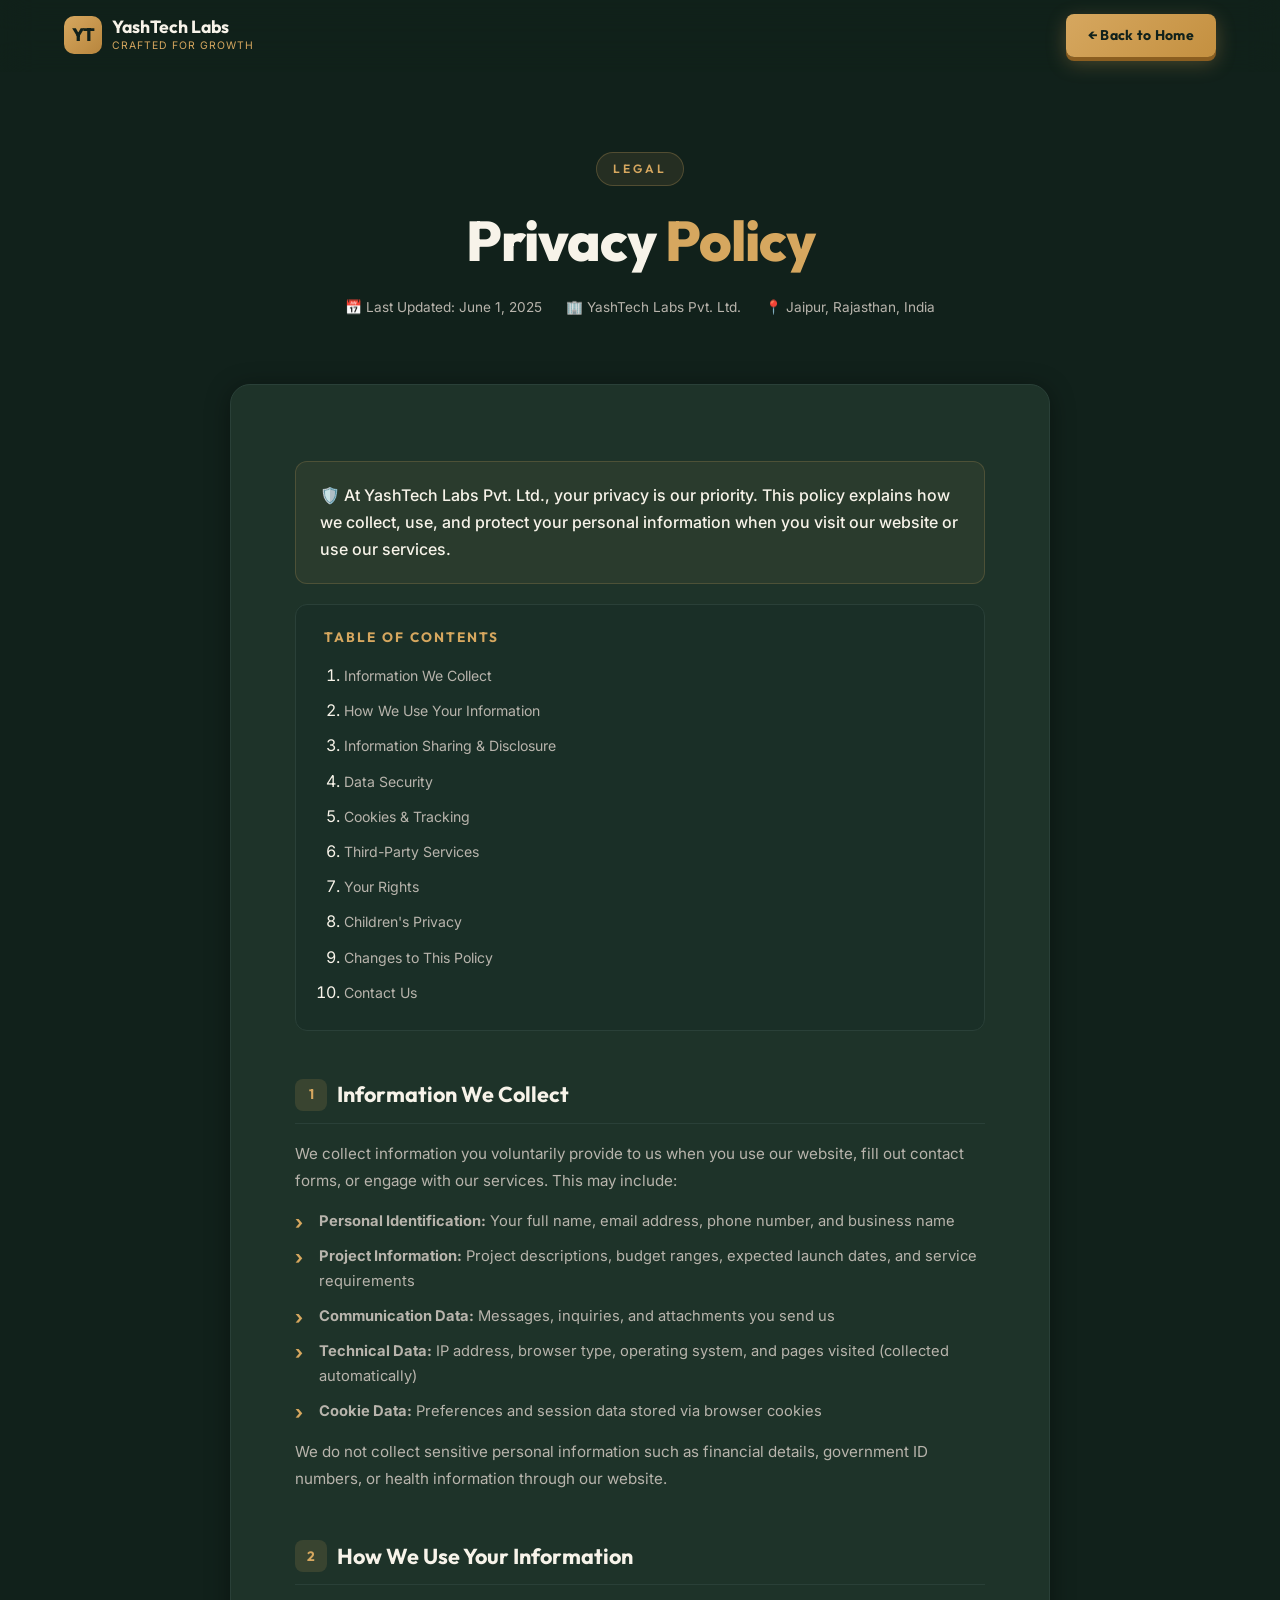
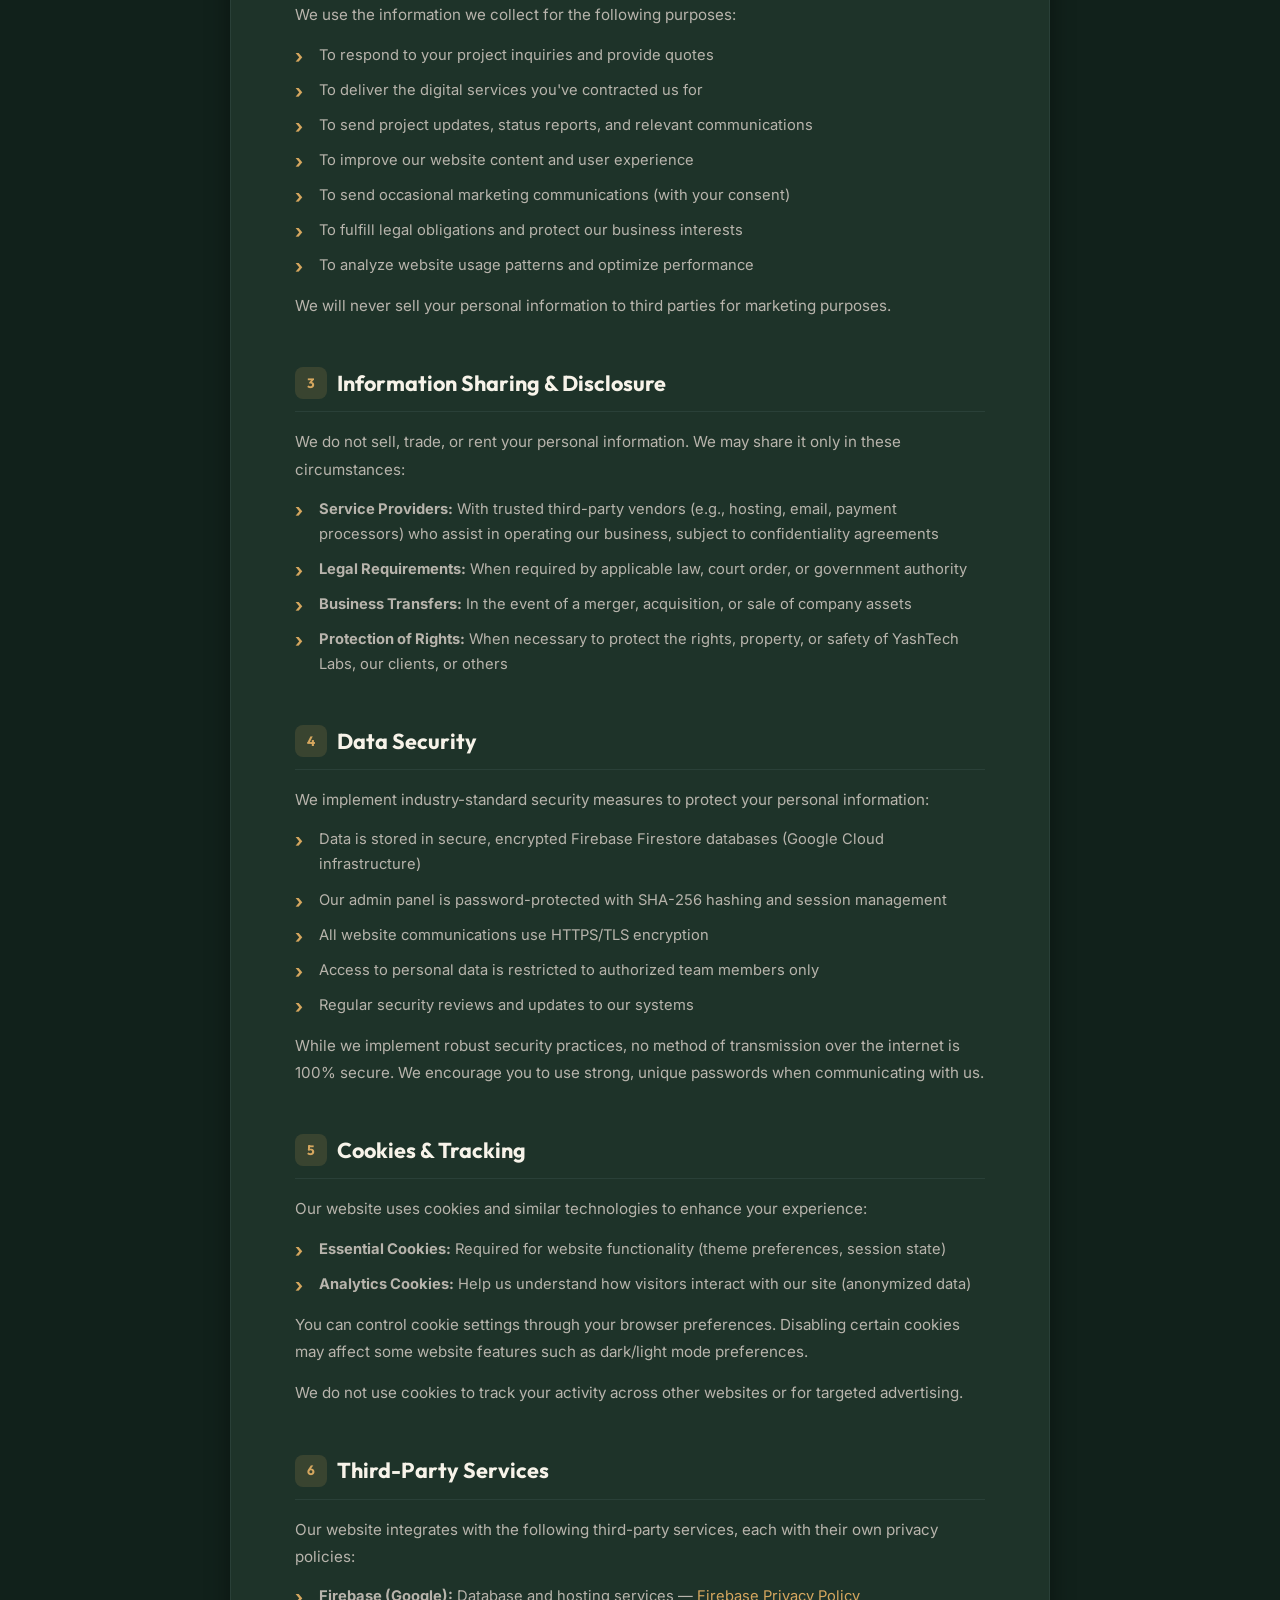
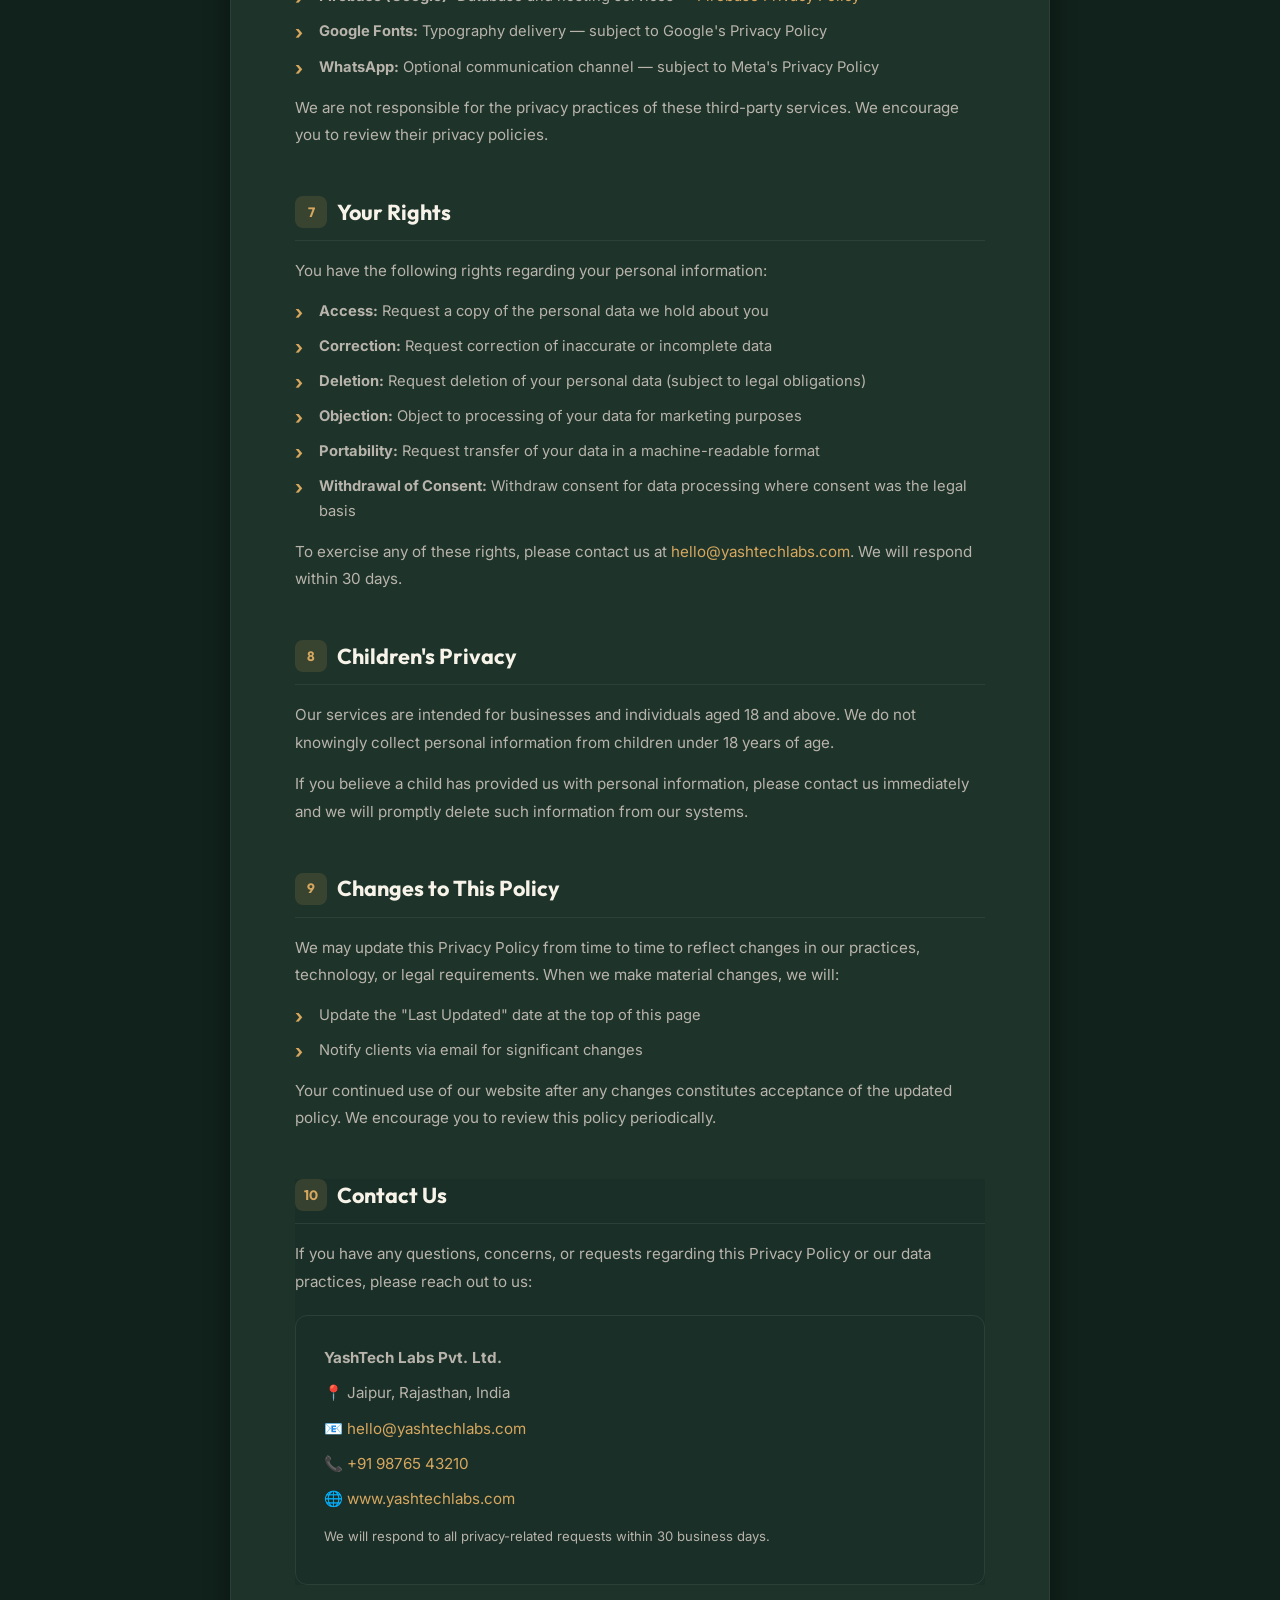
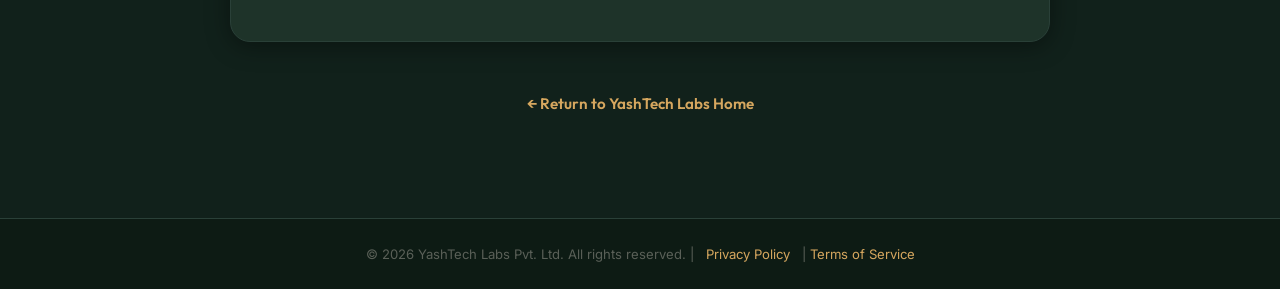
<file: My Agency Web code/privacy-policy.html>
<!DOCTYPE html>
<html lang="en" data-theme="dark">
<head>
  <meta charset="UTF-8">
  <meta name="viewport" content="width=device-width, initial-scale=1.0">
  <meta name="description" content="Privacy Policy of YashTech Labs Pvt. Ltd. — How we collect, use, and protect your personal information.">
  <meta name="robots" content="index, follow">
  <title>Privacy Policy — YashTech Labs Pvt. Ltd.</title>

  <link rel="preconnect" href="https://fonts.googleapis.com">
  <link rel="preconnect" href="https://fonts.gstatic.com" crossorigin>
  <link href="https://fonts.googleapis.com/css2?family=Outfit:wght@300;400;500;600;700;800&family=Inter:wght@300;400;500;600;700&display=swap" rel="stylesheet">
  <link rel="stylesheet" href="css/style.css">

  <style>
    .legal-page {
      padding: calc(var(--nav-height) + 80px) 0 100px;
      min-height: 100vh;
    }

    .legal-header {
      text-align: center;
      margin-bottom: 64px;
    }

    .legal-title {
      font-size: clamp(2rem, 5vw, 3.5rem);
      font-weight: 800;
      color: var(--text-primary);
      margin-bottom: 16px;
      letter-spacing: -1px;
    }

    .legal-title span {
      color: var(--accent-gold);
    }

    .legal-meta {
      display: flex;
      align-items: center;
      justify-content: center;
      gap: 24px;
      flex-wrap: wrap;
      margin-top: 20px;
    }

    .legal-meta-item {
      font-size: 0.85rem;
      color: var(--text-secondary);
      display: flex;
      align-items: center;
      gap: 6px;
    }

    .legal-body {
      max-width: 820px;
      margin: 0 auto;
      background: var(--bg-card);
      border: 1px solid var(--border-color);
      border-radius: 20px;
      padding: 56px 64px;
      box-shadow: var(--shadow-card);
    }

    @media (max-width: 768px) {
      .legal-body {
        padding: 32px 24px;
      }
    }

    .legal-toc {
      background: var(--bg-secondary);
      border: 1px solid var(--border-color);
      border-radius: 12px;
      padding: 24px 28px;
      margin-bottom: 48px;
    }

    .legal-toc h3 {
      font-size: 0.85rem;
      font-weight: 700;
      text-transform: uppercase;
      letter-spacing: 2px;
      color: var(--accent-gold);
      margin-bottom: 16px;
    }

    .legal-toc ol {
      list-style: decimal;
      padding-left: 20px;
      display: flex;
      flex-direction: column;
      gap: 8px;
    }

    .legal-toc ol li a {
      font-size: 0.88rem;
      color: var(--text-secondary);
      text-decoration: none;
      transition: color 0.2s;
    }

    .legal-toc ol li a:hover {
      color: var(--accent-gold);
    }

    .legal-section {
      margin-bottom: 48px;
      scroll-margin-top: 100px;
    }

    .legal-section:last-child {
      margin-bottom: 0;
    }

    .legal-section h2 {
      font-size: 1.35rem;
      font-weight: 700;
      color: var(--text-primary);
      margin-bottom: 16px;
      padding-bottom: 12px;
      border-bottom: 1px solid var(--border-color);
      display: flex;
      align-items: center;
      gap: 10px;
    }

    .legal-section h2 .section-num {
      display: inline-flex;
      align-items: center;
      justify-content: center;
      width: 32px;
      height: 32px;
      background: rgba(214, 167, 95, 0.15);
      border-radius: 8px;
      font-size: 0.85rem;
      font-weight: 700;
      color: var(--accent-gold);
      flex-shrink: 0;
    }

    .legal-section p {
      font-size: 0.95rem;
      color: var(--text-secondary);
      line-height: 1.8;
      margin-bottom: 14px;
    }

    .legal-section p:last-child {
      margin-bottom: 0;
    }

    .legal-section ul {
      list-style: none;
      padding: 0;
      margin: 14px 0;
      display: flex;
      flex-direction: column;
      gap: 10px;
    }

    .legal-section ul li {
      font-size: 0.92rem;
      color: var(--text-secondary);
      padding-left: 24px;
      position: relative;
      line-height: 1.7;
    }

    .legal-section ul li::before {
      content: '›';
      position: absolute;
      left: 0;
      color: var(--accent-gold);
      font-size: 1.2rem;
      font-weight: 700;
      line-height: 1.4;
    }

    .legal-highlight-box {
      background: rgba(214, 167, 95, 0.07);
      border: 1px solid rgba(214, 167, 95, 0.2);
      border-radius: 12px;
      padding: 20px 24px;
      margin: 20px 0;
    }

    .legal-highlight-box p {
      color: var(--text-primary) !important;
      font-weight: 500;
      margin-bottom: 0 !important;
    }

    .legal-contact-box {
      background: var(--bg-secondary);
      border: 1px solid var(--border-color);
      border-radius: 12px;
      padding: 28px;
      margin-top: 20px;
    }

    .legal-contact-box p {
      margin-bottom: 8px !important;
    }

    .legal-contact-box a {
      color: var(--accent-gold);
    }

    .legal-divider {
      height: 1px;
      background: var(--border-color);
      margin: 48px 0;
    }

    .back-to-home {
      text-align: center;
      margin-top: 48px;
    }

    .back-to-home a {
      display: inline-flex;
      align-items: center;
      gap: 8px;
      color: var(--accent-gold);
      font-weight: 600;
      font-size: 0.95rem;
      font-family: var(--font-heading);
      text-decoration: none;
      transition: gap 0.2s;
    }

    .back-to-home a:hover {
      gap: 14px;
    }
  </style>
</head>
<body>

  <!-- Navbar -->
  <nav id="navbar" role="navigation" aria-label="Main navigation">
    <div class="nav-inner">
      <a href="index.html" class="nav-logo" aria-label="YashTech Labs Home">
        <div class="nav-logo-icon" aria-hidden="true">YT</div>
        <div>
          <div class="nav-logo-text">YashTech Labs</div>
          <div class="nav-logo-sub">Crafted for Growth</div>
        </div>
      </a>
      <a href="index.html" class="btn-primary" style="font-size:14px;padding:10px 22px;">← Back to Home</a>
    </div>
  </nav>

  <!-- Legal Page Content -->
  <main class="legal-page">
    <div class="container">

      <div class="legal-header fade-in-up">
        <div class="section-label">Legal</div>
        <h1 class="legal-title">Privacy <span>Policy</span></h1>
        <div class="legal-meta">
          <span class="legal-meta-item">📅 Last Updated: June 1, 2025</span>
          <span class="legal-meta-item">🏢 YashTech Labs Pvt. Ltd.</span>
          <span class="legal-meta-item">📍 Jaipur, Rajasthan, India</span>
        </div>
      </div>

      <div class="legal-body fade-in-up">

        <div class="legal-highlight-box">
          <p>🛡️ At YashTech Labs Pvt. Ltd., your privacy is our priority. This policy explains how we collect, use, and protect your personal information when you visit our website or use our services.</p>
        </div>

        <!-- Table of Contents -->
        <div class="legal-toc">
          <h3>Table of Contents</h3>
          <ol>
            <li><a href="#info-collect">Information We Collect</a></li>
            <li><a href="#how-use">How We Use Your Information</a></li>
            <li><a href="#sharing">Information Sharing & Disclosure</a></li>
            <li><a href="#security">Data Security</a></li>
            <li><a href="#cookies">Cookies & Tracking</a></li>
            <li><a href="#third-party">Third-Party Services</a></li>
            <li><a href="#your-rights">Your Rights</a></li>
            <li><a href="#children">Children's Privacy</a></li>
            <li><a href="#changes">Changes to This Policy</a></li>
            <li><a href="#contact">Contact Us</a></li>
          </ol>
        </div>

        <!-- Section 1 -->
        <div class="legal-section" id="info-collect">
          <h2><span class="section-num">1</span> Information We Collect</h2>
          <p>We collect information you voluntarily provide to us when you use our website, fill out contact forms, or engage with our services. This may include:</p>
          <ul>
            <li><strong>Personal Identification:</strong> Your full name, email address, phone number, and business name</li>
            <li><strong>Project Information:</strong> Project descriptions, budget ranges, expected launch dates, and service requirements</li>
            <li><strong>Communication Data:</strong> Messages, inquiries, and attachments you send us</li>
            <li><strong>Technical Data:</strong> IP address, browser type, operating system, and pages visited (collected automatically)</li>
            <li><strong>Cookie Data:</strong> Preferences and session data stored via browser cookies</li>
          </ul>
          <p>We do not collect sensitive personal information such as financial details, government ID numbers, or health information through our website.</p>
        </div>

        <!-- Section 2 -->
        <div class="legal-section" id="how-use">
          <h2><span class="section-num">2</span> How We Use Your Information</h2>
          <p>We use the information we collect for the following purposes:</p>
          <ul>
            <li>To respond to your project inquiries and provide quotes</li>
            <li>To deliver the digital services you've contracted us for</li>
            <li>To send project updates, status reports, and relevant communications</li>
            <li>To improve our website content and user experience</li>
            <li>To send occasional marketing communications (with your consent)</li>
            <li>To fulfill legal obligations and protect our business interests</li>
            <li>To analyze website usage patterns and optimize performance</li>
          </ul>
          <p>We will never sell your personal information to third parties for marketing purposes.</p>
        </div>

        <!-- Section 3 -->
        <div class="legal-section" id="sharing">
          <h2><span class="section-num">3</span> Information Sharing & Disclosure</h2>
          <p>We do not sell, trade, or rent your personal information. We may share it only in these circumstances:</p>
          <ul>
            <li><strong>Service Providers:</strong> With trusted third-party vendors (e.g., hosting, email, payment processors) who assist in operating our business, subject to confidentiality agreements</li>
            <li><strong>Legal Requirements:</strong> When required by applicable law, court order, or government authority</li>
            <li><strong>Business Transfers:</strong> In the event of a merger, acquisition, or sale of company assets</li>
            <li><strong>Protection of Rights:</strong> When necessary to protect the rights, property, or safety of YashTech Labs, our clients, or others</li>
          </ul>
        </div>

        <!-- Section 4 -->
        <div class="legal-section" id="security">
          <h2><span class="section-num">4</span> Data Security</h2>
          <p>We implement industry-standard security measures to protect your personal information:</p>
          <ul>
            <li>Data is stored in secure, encrypted Firebase Firestore databases (Google Cloud infrastructure)</li>
            <li>Our admin panel is password-protected with SHA-256 hashing and session management</li>
            <li>All website communications use HTTPS/TLS encryption</li>
            <li>Access to personal data is restricted to authorized team members only</li>
            <li>Regular security reviews and updates to our systems</li>
          </ul>
          <p>While we implement robust security practices, no method of transmission over the internet is 100% secure. We encourage you to use strong, unique passwords when communicating with us.</p>
        </div>

        <!-- Section 5 -->
        <div class="legal-section" id="cookies">
          <h2><span class="section-num">5</span> Cookies & Tracking</h2>
          <p>Our website uses cookies and similar technologies to enhance your experience:</p>
          <ul>
            <li><strong>Essential Cookies:</strong> Required for website functionality (theme preferences, session state)</li>
            <li><strong>Analytics Cookies:</strong> Help us understand how visitors interact with our site (anonymized data)</li>
          </ul>
          <p>You can control cookie settings through your browser preferences. Disabling certain cookies may affect some website features such as dark/light mode preferences.</p>
          <p>We do not use cookies to track your activity across other websites or for targeted advertising.</p>
        </div>

        <!-- Section 6 -->
        <div class="legal-section" id="third-party">
          <h2><span class="section-num">6</span> Third-Party Services</h2>
          <p>Our website integrates with the following third-party services, each with their own privacy policies:</p>
          <ul>
            <li><strong>Firebase (Google):</strong> Database and hosting services — <a href="https://firebase.google.com/support/privacy" target="_blank" style="color:var(--accent-gold)">Firebase Privacy Policy</a></li>
            <li><strong>Google Fonts:</strong> Typography delivery — subject to Google's Privacy Policy</li>
            <li><strong>WhatsApp:</strong> Optional communication channel — subject to Meta's Privacy Policy</li>
          </ul>
          <p>We are not responsible for the privacy practices of these third-party services. We encourage you to review their privacy policies.</p>
        </div>

        <!-- Section 7 -->
        <div class="legal-section" id="your-rights">
          <h2><span class="section-num">7</span> Your Rights</h2>
          <p>You have the following rights regarding your personal information:</p>
          <ul>
            <li><strong>Access:</strong> Request a copy of the personal data we hold about you</li>
            <li><strong>Correction:</strong> Request correction of inaccurate or incomplete data</li>
            <li><strong>Deletion:</strong> Request deletion of your personal data (subject to legal obligations)</li>
            <li><strong>Objection:</strong> Object to processing of your data for marketing purposes</li>
            <li><strong>Portability:</strong> Request transfer of your data in a machine-readable format</li>
            <li><strong>Withdrawal of Consent:</strong> Withdraw consent for data processing where consent was the legal basis</li>
          </ul>
          <p>To exercise any of these rights, please contact us at <a href="mailto:hello@yashtechlabs.com" style="color:var(--accent-gold)">hello@yashtechlabs.com</a>. We will respond within 30 days.</p>
        </div>

        <!-- Section 8 -->
        <div class="legal-section" id="children">
          <h2><span class="section-num">8</span> Children's Privacy</h2>
          <p>Our services are intended for businesses and individuals aged 18 and above. We do not knowingly collect personal information from children under 18 years of age.</p>
          <p>If you believe a child has provided us with personal information, please contact us immediately and we will promptly delete such information from our systems.</p>
        </div>

        <!-- Section 9 -->
        <div class="legal-section" id="changes">
          <h2><span class="section-num">9</span> Changes to This Policy</h2>
          <p>We may update this Privacy Policy from time to time to reflect changes in our practices, technology, or legal requirements. When we make material changes, we will:</p>
          <ul>
            <li>Update the "Last Updated" date at the top of this page</li>
            <li>Notify clients via email for significant changes</li>
          </ul>
          <p>Your continued use of our website after any changes constitutes acceptance of the updated policy. We encourage you to review this policy periodically.</p>
        </div>

        <!-- Section 10 -->
        <div class="legal-section" id="contact">
          <h2><span class="section-num">10</span> Contact Us</h2>
          <p>If you have any questions, concerns, or requests regarding this Privacy Policy or our data practices, please reach out to us:</p>
          <div class="legal-contact-box">
            <p><strong>YashTech Labs Pvt. Ltd.</strong></p>
            <p>📍 Jaipur, Rajasthan, India</p>
            <p>📧 <a href="mailto:hello@yashtechlabs.com">hello@yashtechlabs.com</a></p>
            <p>📞 <a href="tel:+919876543210">+91 98765 43210</a></p>
            <p>🌐 <a href="https://yashtechlabs.com" style="color:var(--accent-gold)">www.yashtechlabs.com</a></p>
            <p style="margin-top:12px;font-size:0.82rem;color:var(--text-secondary);">We will respond to all privacy-related requests within 30 business days.</p>
          </div>
        </div>

      </div>

      <div class="back-to-home">
        <a href="index.html">← Return to YashTech Labs Home</a>
      </div>

    </div>
  </main>

  <!-- Footer Mini -->
  <footer style="background:#0D1B14;border-top:1px solid #2A4038;padding:24px 0;text-align:center;">
    <p style="font-size:0.82rem;color:#5A6058;">
      © <span id="footer-year"></span> YashTech Labs Pvt. Ltd. All rights reserved. |
      <a href="privacy-policy.html" style="color:#D6A75F;margin:0 8px;">Privacy Policy</a> |
      <a href="terms-of-service.html" style="color:#D6A75F;">Terms of Service</a>
    </p>
  </footer>

  <script>
    document.getElementById('footer-year').textContent = new Date().getFullYear();

    // Navbar scroll shrink
    const navbar = document.getElementById('navbar');
    window.addEventListener('scroll', () => {
      navbar.classList.toggle('scrolled', window.scrollY > 40);
    });

    // Restore theme
    const savedTheme = localStorage.getItem('yt-theme') || 'dark';
    document.documentElement.setAttribute('data-theme', savedTheme);

    // Scroll animations
    const observer = new IntersectionObserver((entries) => {
      entries.forEach(e => { if (e.isIntersecting) { e.target.classList.add('visible'); observer.unobserve(e.target); } });
    }, { threshold: 0.1 });
    document.querySelectorAll('.fade-in-up').forEach(el => observer.observe(el));
  </script>
</body>
</html>
</file>
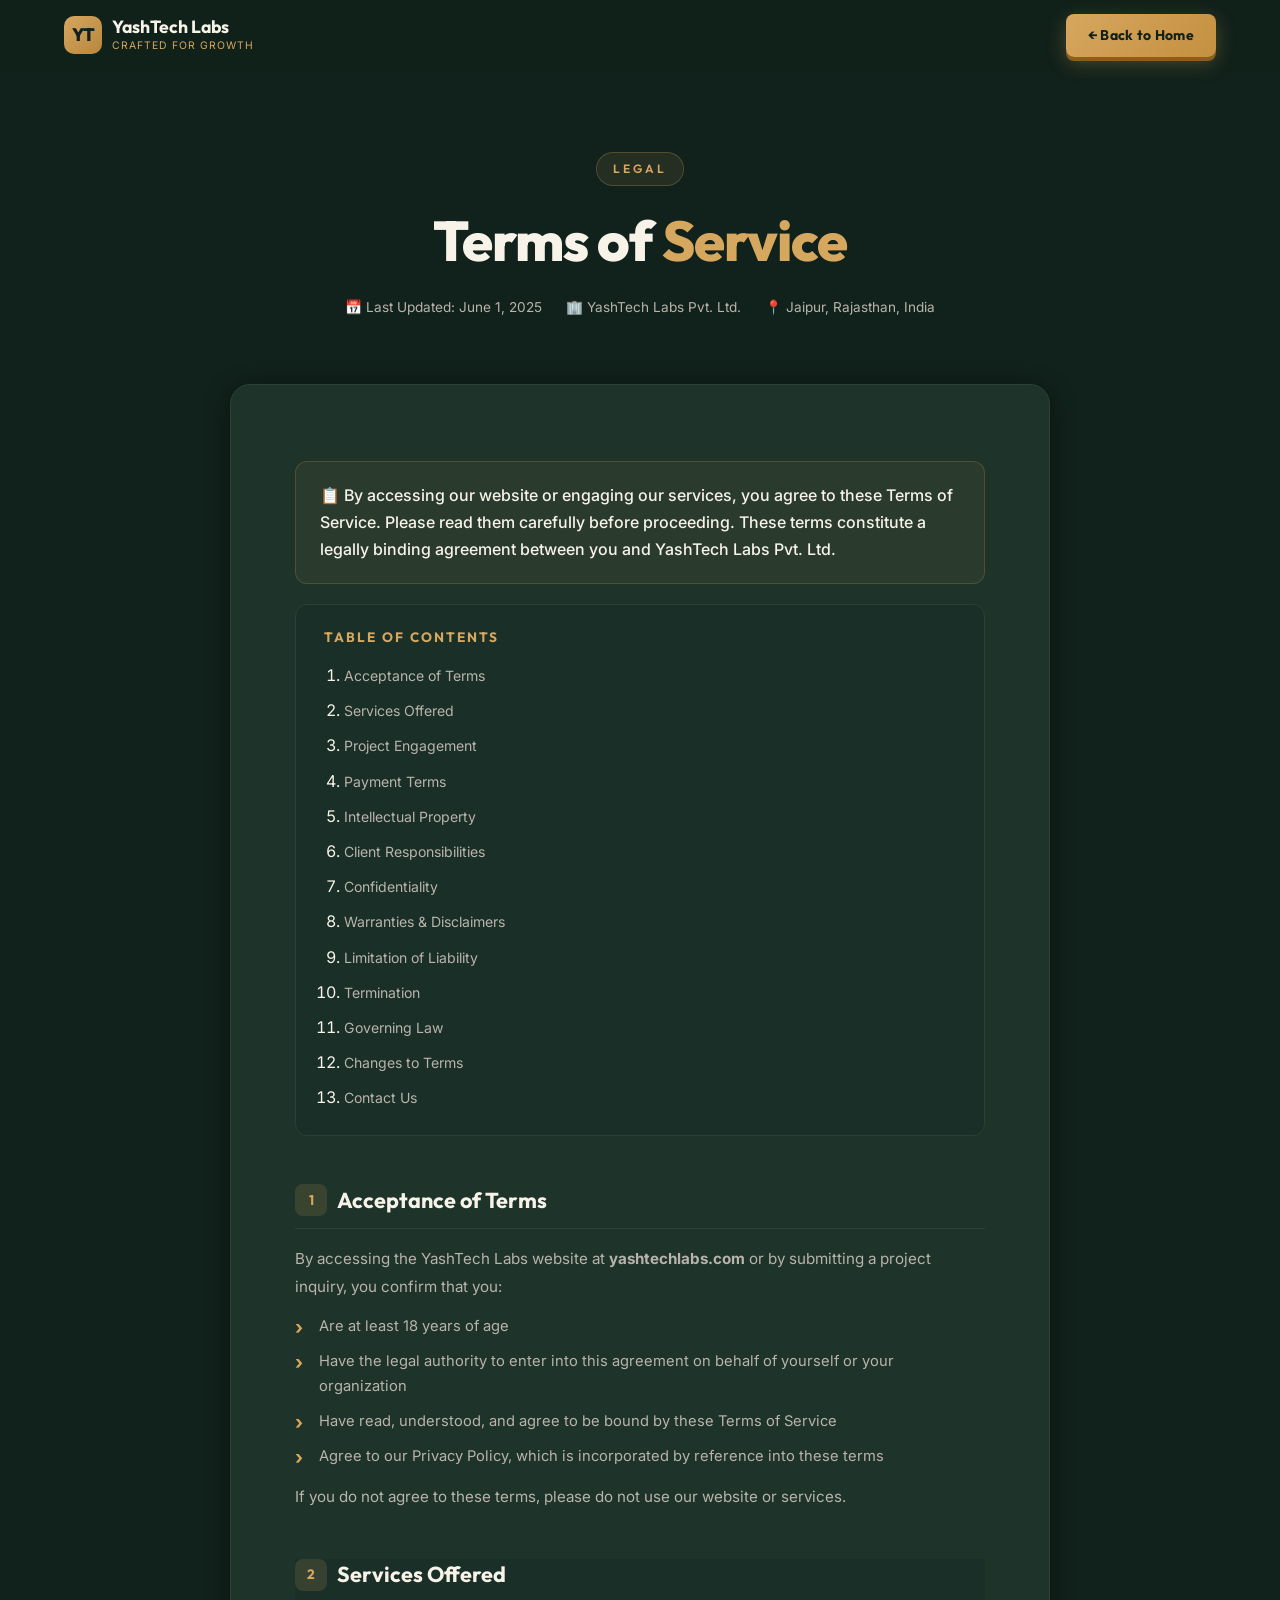
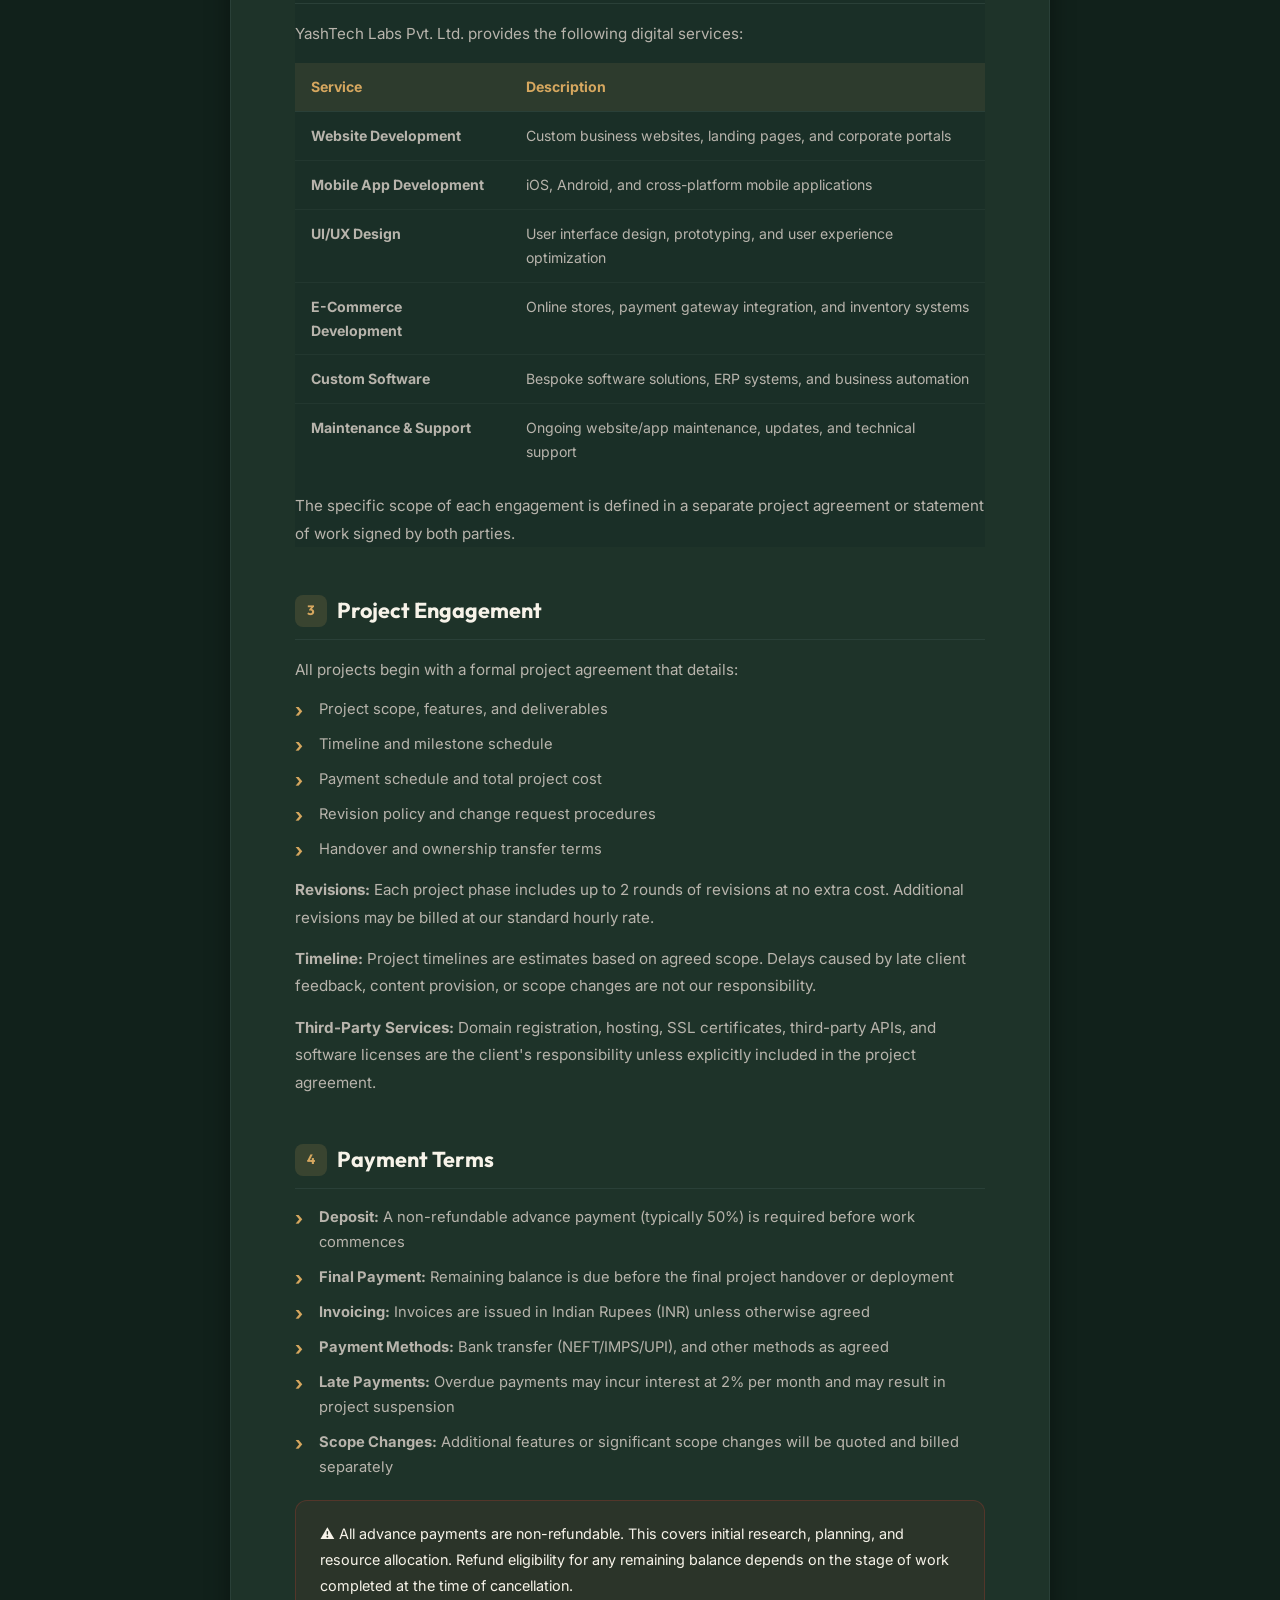
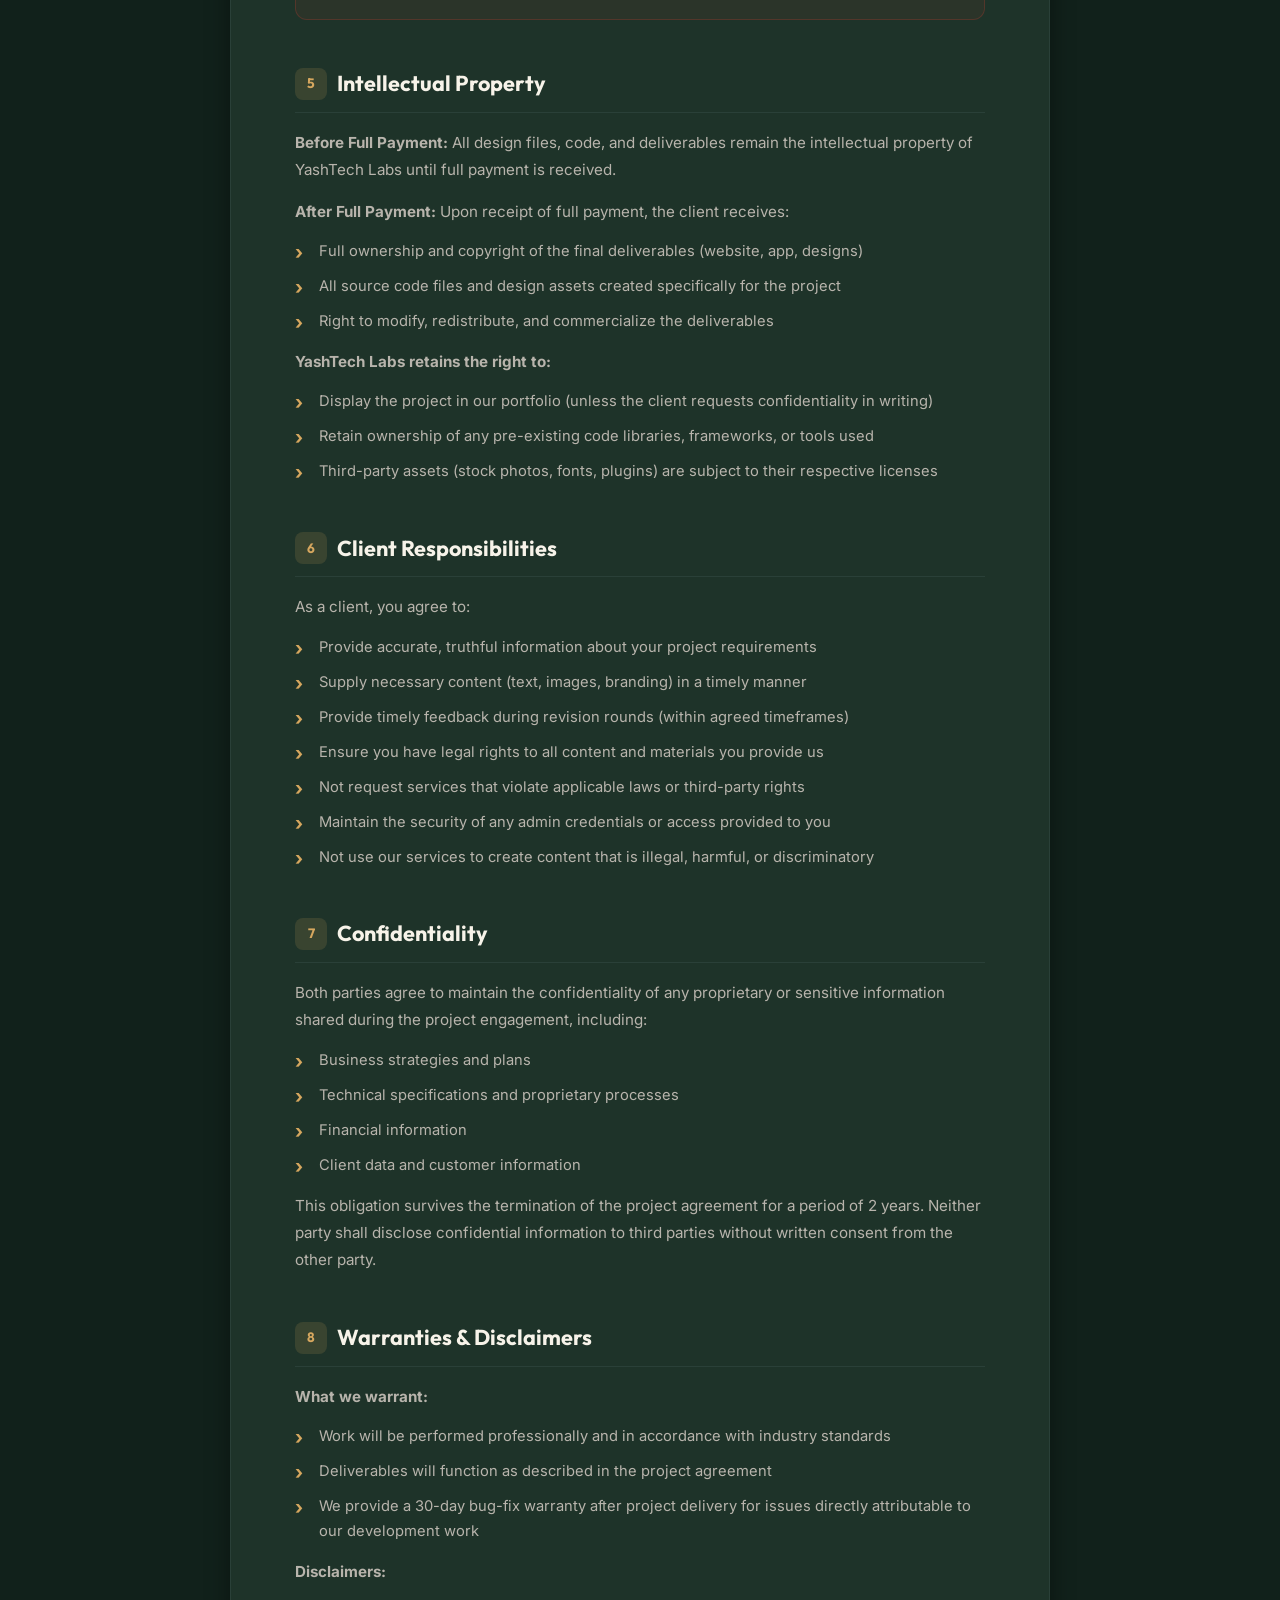
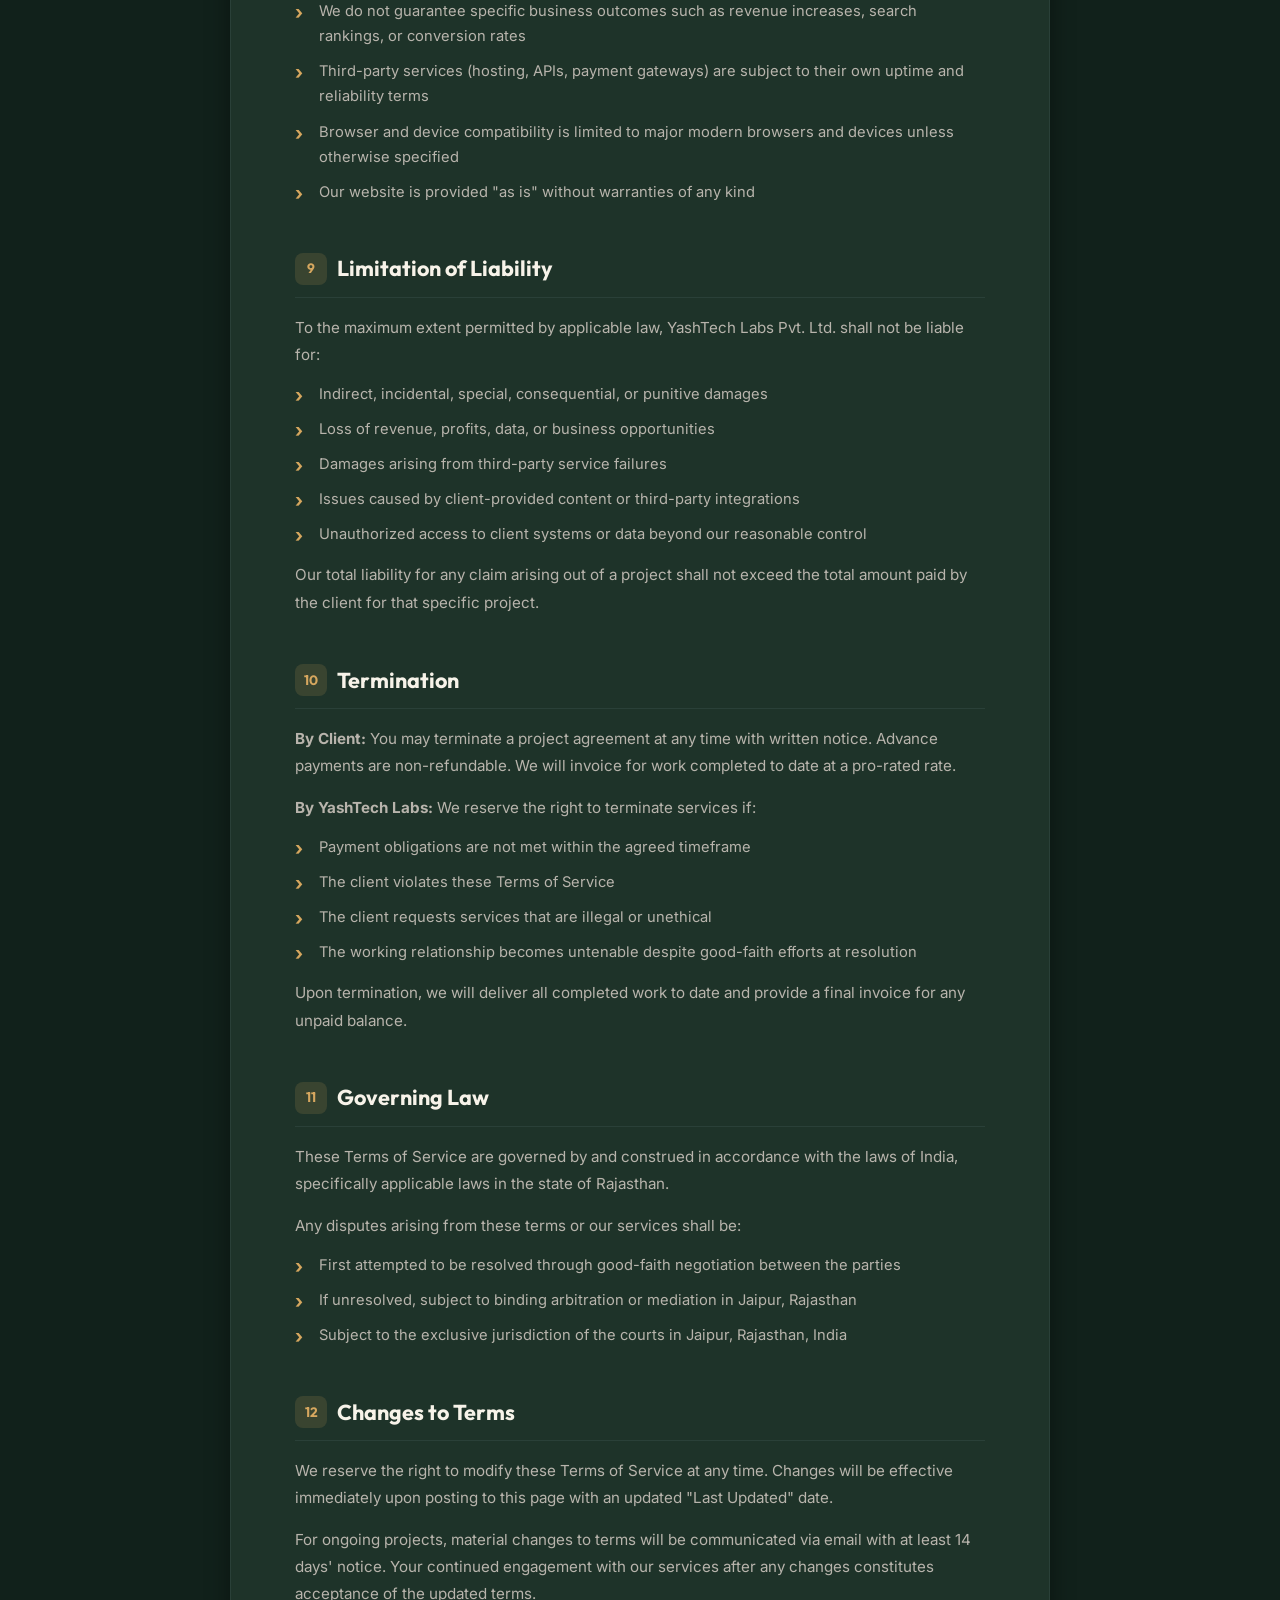
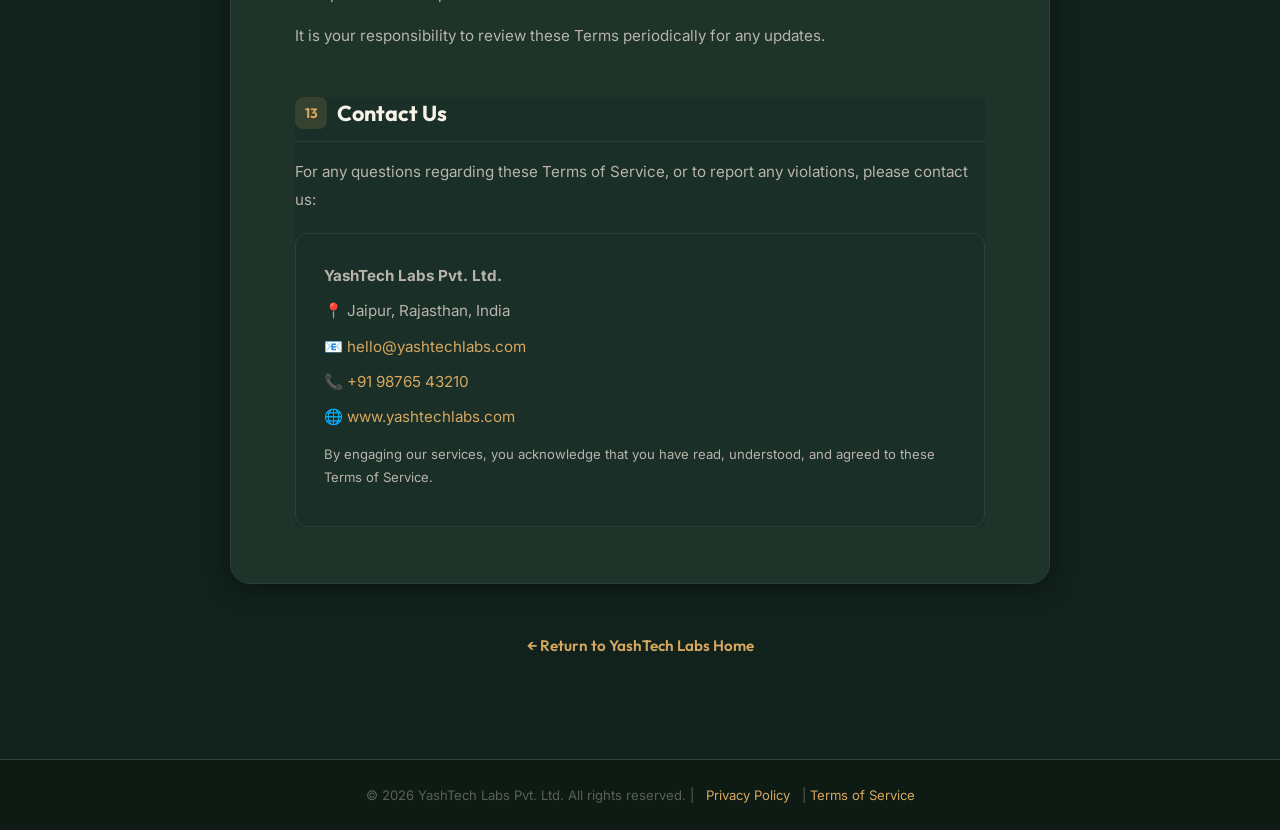
<file: My Agency Web code/terms-of-service.html>
<!DOCTYPE html>
<html lang="en" data-theme="dark">
<head>
  <meta charset="UTF-8">
  <meta name="viewport" content="width=device-width, initial-scale=1.0">
  <meta name="description" content="Terms of Service of YashTech Labs Pvt. Ltd. — Rules and guidelines governing the use of our services.">
  <meta name="robots" content="index, follow">
  <title>Terms of Service — YashTech Labs Pvt. Ltd.</title>

  <link rel="preconnect" href="https://fonts.googleapis.com">
  <link rel="preconnect" href="https://fonts.gstatic.com" crossorigin>
  <link href="https://fonts.googleapis.com/css2?family=Outfit:wght@300;400;500;600;700;800&family=Inter:wght@300;400;500;600;700&display=swap" rel="stylesheet">
  <link rel="stylesheet" href="css/style.css">

  <style>
    .legal-page {
      padding: calc(var(--nav-height) + 80px) 0 100px;
      min-height: 100vh;
    }

    .legal-header {
      text-align: center;
      margin-bottom: 64px;
    }

    .legal-title {
      font-size: clamp(2rem, 5vw, 3.5rem);
      font-weight: 800;
      color: var(--text-primary);
      margin-bottom: 16px;
      letter-spacing: -1px;
    }

    .legal-title span { color: var(--accent-gold); }

    .legal-meta {
      display: flex;
      align-items: center;
      justify-content: center;
      gap: 24px;
      flex-wrap: wrap;
      margin-top: 20px;
    }

    .legal-meta-item {
      font-size: 0.85rem;
      color: var(--text-secondary);
      display: flex;
      align-items: center;
      gap: 6px;
    }

    .legal-body {
      max-width: 820px;
      margin: 0 auto;
      background: var(--bg-card);
      border: 1px solid var(--border-color);
      border-radius: 20px;
      padding: 56px 64px;
      box-shadow: var(--shadow-card);
    }

    @media (max-width: 768px) {
      .legal-body { padding: 32px 24px; }
    }

    .legal-toc {
      background: var(--bg-secondary);
      border: 1px solid var(--border-color);
      border-radius: 12px;
      padding: 24px 28px;
      margin-bottom: 48px;
    }

    .legal-toc h3 {
      font-size: 0.85rem;
      font-weight: 700;
      text-transform: uppercase;
      letter-spacing: 2px;
      color: var(--accent-gold);
      margin-bottom: 16px;
    }

    .legal-toc ol {
      list-style: decimal;
      padding-left: 20px;
      display: flex;
      flex-direction: column;
      gap: 8px;
    }

    .legal-toc ol li a {
      font-size: 0.88rem;
      color: var(--text-secondary);
      text-decoration: none;
      transition: color 0.2s;
    }

    .legal-toc ol li a:hover { color: var(--accent-gold); }

    .legal-section {
      margin-bottom: 48px;
      scroll-margin-top: 100px;
    }

    .legal-section:last-child { margin-bottom: 0; }

    .legal-section h2 {
      font-size: 1.35rem;
      font-weight: 700;
      color: var(--text-primary);
      margin-bottom: 16px;
      padding-bottom: 12px;
      border-bottom: 1px solid var(--border-color);
      display: flex;
      align-items: center;
      gap: 10px;
    }

    .legal-section h2 .section-num {
      display: inline-flex;
      align-items: center;
      justify-content: center;
      width: 32px;
      height: 32px;
      background: rgba(214, 167, 95, 0.15);
      border-radius: 8px;
      font-size: 0.85rem;
      font-weight: 700;
      color: var(--accent-gold);
      flex-shrink: 0;
    }

    .legal-section p {
      font-size: 0.95rem;
      color: var(--text-secondary);
      line-height: 1.8;
      margin-bottom: 14px;
    }

    .legal-section p:last-child { margin-bottom: 0; }

    .legal-section ul {
      list-style: none;
      padding: 0;
      margin: 14px 0;
      display: flex;
      flex-direction: column;
      gap: 10px;
    }

    .legal-section ul li {
      font-size: 0.92rem;
      color: var(--text-secondary);
      padding-left: 24px;
      position: relative;
      line-height: 1.7;
    }

    .legal-section ul li::before {
      content: '›';
      position: absolute;
      left: 0;
      color: var(--accent-gold);
      font-size: 1.2rem;
      font-weight: 700;
      line-height: 1.4;
    }

    .legal-highlight-box {
      background: rgba(214, 167, 95, 0.07);
      border: 1px solid rgba(214, 167, 95, 0.2);
      border-radius: 12px;
      padding: 20px 24px;
      margin: 20px 0;
    }

    .legal-highlight-box p {
      color: var(--text-primary) !important;
      font-weight: 500;
      margin-bottom: 0 !important;
    }

    .legal-warning-box {
      background: rgba(244, 67, 54, 0.06);
      border: 1px solid rgba(244, 67, 54, 0.2);
      border-radius: 12px;
      padding: 20px 24px;
      margin: 20px 0;
    }

    .legal-warning-box p {
      color: var(--text-primary) !important;
      font-size: 0.9rem;
      margin-bottom: 0 !important;
    }

    .legal-contact-box {
      background: var(--bg-secondary);
      border: 1px solid var(--border-color);
      border-radius: 12px;
      padding: 28px;
      margin-top: 20px;
    }

    .legal-contact-box p { margin-bottom: 8px !important; }
    .legal-contact-box a { color: var(--accent-gold); }

    .back-to-home {
      text-align: center;
      margin-top: 48px;
    }

    .back-to-home a {
      display: inline-flex;
      align-items: center;
      gap: 8px;
      color: var(--accent-gold);
      font-weight: 600;
      font-size: 0.95rem;
      font-family: var(--font-heading);
      text-decoration: none;
      transition: gap 0.2s;
    }

    .back-to-home a:hover { gap: 14px; }

    .service-table {
      width: 100%;
      border-collapse: collapse;
      margin: 16px 0;
      font-size: 0.88rem;
    }

    .service-table th {
      background: rgba(214, 167, 95, 0.1);
      color: var(--accent-gold);
      font-weight: 700;
      padding: 12px 16px;
      text-align: left;
      border-bottom: 1px solid var(--border-color);
    }

    .service-table td {
      padding: 12px 16px;
      border-bottom: 1px solid rgba(42, 64, 56, 0.5);
      color: var(--text-secondary);
      vertical-align: top;
    }

    .service-table tr:last-child td { border-bottom: none; }
  </style>
</head>
<body>

  <!-- Navbar -->
  <nav id="navbar" role="navigation" aria-label="Main navigation">
    <div class="nav-inner">
      <a href="index.html" class="nav-logo" aria-label="YashTech Labs Home">
        <div class="nav-logo-icon" aria-hidden="true">YT</div>
        <div>
          <div class="nav-logo-text">YashTech Labs</div>
          <div class="nav-logo-sub">Crafted for Growth</div>
        </div>
      </a>
      <a href="index.html" class="btn-primary" style="font-size:14px;padding:10px 22px;">← Back to Home</a>
    </div>
  </nav>

  <!-- Legal Page Content -->
  <main class="legal-page">
    <div class="container">

      <div class="legal-header fade-in-up">
        <div class="section-label">Legal</div>
        <h1 class="legal-title">Terms of <span>Service</span></h1>
        <div class="legal-meta">
          <span class="legal-meta-item">📅 Last Updated: June 1, 2025</span>
          <span class="legal-meta-item">🏢 YashTech Labs Pvt. Ltd.</span>
          <span class="legal-meta-item">📍 Jaipur, Rajasthan, India</span>
        </div>
      </div>

      <div class="legal-body fade-in-up">

        <div class="legal-highlight-box">
          <p>📋 By accessing our website or engaging our services, you agree to these Terms of Service. Please read them carefully before proceeding. These terms constitute a legally binding agreement between you and YashTech Labs Pvt. Ltd.</p>
        </div>

        <!-- Table of Contents -->
        <div class="legal-toc">
          <h3>Table of Contents</h3>
          <ol>
            <li><a href="#acceptance">Acceptance of Terms</a></li>
            <li><a href="#services">Services Offered</a></li>
            <li><a href="#project-engagement">Project Engagement</a></li>
            <li><a href="#payment">Payment Terms</a></li>
            <li><a href="#intellectual-property">Intellectual Property</a></li>
            <li><a href="#client-responsibilities">Client Responsibilities</a></li>
            <li><a href="#confidentiality">Confidentiality</a></li>
            <li><a href="#warranties">Warranties & Disclaimers</a></li>
            <li><a href="#liability">Limitation of Liability</a></li>
            <li><a href="#termination">Termination</a></li>
            <li><a href="#governing-law">Governing Law</a></li>
            <li><a href="#changes">Changes to Terms</a></li>
            <li><a href="#contact">Contact Us</a></li>
          </ol>
        </div>

        <!-- Section 1 -->
        <div class="legal-section" id="acceptance">
          <h2><span class="section-num">1</span> Acceptance of Terms</h2>
          <p>By accessing the YashTech Labs website at <strong>yashtechlabs.com</strong> or by submitting a project inquiry, you confirm that you:</p>
          <ul>
            <li>Are at least 18 years of age</li>
            <li>Have the legal authority to enter into this agreement on behalf of yourself or your organization</li>
            <li>Have read, understood, and agree to be bound by these Terms of Service</li>
            <li>Agree to our Privacy Policy, which is incorporated by reference into these terms</li>
          </ul>
          <p>If you do not agree to these terms, please do not use our website or services.</p>
        </div>

        <!-- Section 2 -->
        <div class="legal-section" id="services">
          <h2><span class="section-num">2</span> Services Offered</h2>
          <p>YashTech Labs Pvt. Ltd. provides the following digital services:</p>
          <table class="service-table">
            <thead>
              <tr>
                <th>Service</th>
                <th>Description</th>
              </tr>
            </thead>
            <tbody>
              <tr>
                <td><strong>Website Development</strong></td>
                <td>Custom business websites, landing pages, and corporate portals</td>
              </tr>
              <tr>
                <td><strong>Mobile App Development</strong></td>
                <td>iOS, Android, and cross-platform mobile applications</td>
              </tr>
              <tr>
                <td><strong>UI/UX Design</strong></td>
                <td>User interface design, prototyping, and user experience optimization</td>
              </tr>
              <tr>
                <td><strong>E-Commerce Development</strong></td>
                <td>Online stores, payment gateway integration, and inventory systems</td>
              </tr>
              <tr>
                <td><strong>Custom Software</strong></td>
                <td>Bespoke software solutions, ERP systems, and business automation</td>
              </tr>
              <tr>
                <td><strong>Maintenance & Support</strong></td>
                <td>Ongoing website/app maintenance, updates, and technical support</td>
              </tr>
            </tbody>
          </table>
          <p>The specific scope of each engagement is defined in a separate project agreement or statement of work signed by both parties.</p>
        </div>

        <!-- Section 3 -->
        <div class="legal-section" id="project-engagement">
          <h2><span class="section-num">3</span> Project Engagement</h2>
          <p>All projects begin with a formal project agreement that details:</p>
          <ul>
            <li>Project scope, features, and deliverables</li>
            <li>Timeline and milestone schedule</li>
            <li>Payment schedule and total project cost</li>
            <li>Revision policy and change request procedures</li>
            <li>Handover and ownership transfer terms</li>
          </ul>
          <p><strong>Revisions:</strong> Each project phase includes up to 2 rounds of revisions at no extra cost. Additional revisions may be billed at our standard hourly rate.</p>
          <p><strong>Timeline:</strong> Project timelines are estimates based on agreed scope. Delays caused by late client feedback, content provision, or scope changes are not our responsibility.</p>
          <p><strong>Third-Party Services:</strong> Domain registration, hosting, SSL certificates, third-party APIs, and software licenses are the client's responsibility unless explicitly included in the project agreement.</p>
        </div>

        <!-- Section 4 -->
        <div class="legal-section" id="payment">
          <h2><span class="section-num">4</span> Payment Terms</h2>
          <ul>
            <li><strong>Deposit:</strong> A non-refundable advance payment (typically 50%) is required before work commences</li>
            <li><strong>Final Payment:</strong> Remaining balance is due before the final project handover or deployment</li>
            <li><strong>Invoicing:</strong> Invoices are issued in Indian Rupees (INR) unless otherwise agreed</li>
            <li><strong>Payment Methods:</strong> Bank transfer (NEFT/IMPS/UPI), and other methods as agreed</li>
            <li><strong>Late Payments:</strong> Overdue payments may incur interest at 2% per month and may result in project suspension</li>
            <li><strong>Scope Changes:</strong> Additional features or significant scope changes will be quoted and billed separately</li>
          </ul>
          <div class="legal-warning-box">
            <p>⚠️ All advance payments are non-refundable. This covers initial research, planning, and resource allocation. Refund eligibility for any remaining balance depends on the stage of work completed at the time of cancellation.</p>
          </div>
        </div>

        <!-- Section 5 -->
        <div class="legal-section" id="intellectual-property">
          <h2><span class="section-num">5</span> Intellectual Property</h2>
          <p><strong>Before Full Payment:</strong> All design files, code, and deliverables remain the intellectual property of YashTech Labs until full payment is received.</p>
          <p><strong>After Full Payment:</strong> Upon receipt of full payment, the client receives:</p>
          <ul>
            <li>Full ownership and copyright of the final deliverables (website, app, designs)</li>
            <li>All source code files and design assets created specifically for the project</li>
            <li>Right to modify, redistribute, and commercialize the deliverables</li>
          </ul>
          <p><strong>YashTech Labs retains the right to:</strong></p>
          <ul>
            <li>Display the project in our portfolio (unless the client requests confidentiality in writing)</li>
            <li>Retain ownership of any pre-existing code libraries, frameworks, or tools used</li>
            <li>Third-party assets (stock photos, fonts, plugins) are subject to their respective licenses</li>
          </ul>
        </div>

        <!-- Section 6 -->
        <div class="legal-section" id="client-responsibilities">
          <h2><span class="section-num">6</span> Client Responsibilities</h2>
          <p>As a client, you agree to:</p>
          <ul>
            <li>Provide accurate, truthful information about your project requirements</li>
            <li>Supply necessary content (text, images, branding) in a timely manner</li>
            <li>Provide timely feedback during revision rounds (within agreed timeframes)</li>
            <li>Ensure you have legal rights to all content and materials you provide us</li>
            <li>Not request services that violate applicable laws or third-party rights</li>
            <li>Maintain the security of any admin credentials or access provided to you</li>
            <li>Not use our services to create content that is illegal, harmful, or discriminatory</li>
          </ul>
        </div>

        <!-- Section 7 -->
        <div class="legal-section" id="confidentiality">
          <h2><span class="section-num">7</span> Confidentiality</h2>
          <p>Both parties agree to maintain the confidentiality of any proprietary or sensitive information shared during the project engagement, including:</p>
          <ul>
            <li>Business strategies and plans</li>
            <li>Technical specifications and proprietary processes</li>
            <li>Financial information</li>
            <li>Client data and customer information</li>
          </ul>
          <p>This obligation survives the termination of the project agreement for a period of 2 years. Neither party shall disclose confidential information to third parties without written consent from the other party.</p>
        </div>

        <!-- Section 8 -->
        <div class="legal-section" id="warranties">
          <h2><span class="section-num">8</span> Warranties & Disclaimers</h2>
          <p><strong>What we warrant:</strong></p>
          <ul>
            <li>Work will be performed professionally and in accordance with industry standards</li>
            <li>Deliverables will function as described in the project agreement</li>
            <li>We provide a 30-day bug-fix warranty after project delivery for issues directly attributable to our development work</li>
          </ul>
          <p><strong>Disclaimers:</strong></p>
          <ul>
            <li>We do not guarantee specific business outcomes such as revenue increases, search rankings, or conversion rates</li>
            <li>Third-party services (hosting, APIs, payment gateways) are subject to their own uptime and reliability terms</li>
            <li>Browser and device compatibility is limited to major modern browsers and devices unless otherwise specified</li>
            <li>Our website is provided "as is" without warranties of any kind</li>
          </ul>
        </div>

        <!-- Section 9 -->
        <div class="legal-section" id="liability">
          <h2><span class="section-num">9</span> Limitation of Liability</h2>
          <p>To the maximum extent permitted by applicable law, YashTech Labs Pvt. Ltd. shall not be liable for:</p>
          <ul>
            <li>Indirect, incidental, special, consequential, or punitive damages</li>
            <li>Loss of revenue, profits, data, or business opportunities</li>
            <li>Damages arising from third-party service failures</li>
            <li>Issues caused by client-provided content or third-party integrations</li>
            <li>Unauthorized access to client systems or data beyond our reasonable control</li>
          </ul>
          <p>Our total liability for any claim arising out of a project shall not exceed the total amount paid by the client for that specific project.</p>
        </div>

        <!-- Section 10 -->
        <div class="legal-section" id="termination">
          <h2><span class="section-num">10</span> Termination</h2>
          <p><strong>By Client:</strong> You may terminate a project agreement at any time with written notice. Advance payments are non-refundable. We will invoice for work completed to date at a pro-rated rate.</p>
          <p><strong>By YashTech Labs:</strong> We reserve the right to terminate services if:</p>
          <ul>
            <li>Payment obligations are not met within the agreed timeframe</li>
            <li>The client violates these Terms of Service</li>
            <li>The client requests services that are illegal or unethical</li>
            <li>The working relationship becomes untenable despite good-faith efforts at resolution</li>
          </ul>
          <p>Upon termination, we will deliver all completed work to date and provide a final invoice for any unpaid balance.</p>
        </div>

        <!-- Section 11 -->
        <div class="legal-section" id="governing-law">
          <h2><span class="section-num">11</span> Governing Law</h2>
          <p>These Terms of Service are governed by and construed in accordance with the laws of India, specifically applicable laws in the state of Rajasthan.</p>
          <p>Any disputes arising from these terms or our services shall be:</p>
          <ul>
            <li>First attempted to be resolved through good-faith negotiation between the parties</li>
            <li>If unresolved, subject to binding arbitration or mediation in Jaipur, Rajasthan</li>
            <li>Subject to the exclusive jurisdiction of the courts in Jaipur, Rajasthan, India</li>
          </ul>
        </div>

        <!-- Section 12 -->
        <div class="legal-section" id="changes">
          <h2><span class="section-num">12</span> Changes to Terms</h2>
          <p>We reserve the right to modify these Terms of Service at any time. Changes will be effective immediately upon posting to this page with an updated "Last Updated" date.</p>
          <p>For ongoing projects, material changes to terms will be communicated via email with at least 14 days' notice. Your continued engagement with our services after any changes constitutes acceptance of the updated terms.</p>
          <p>It is your responsibility to review these Terms periodically for any updates.</p>
        </div>

        <!-- Section 13 -->
        <div class="legal-section" id="contact">
          <h2><span class="section-num">13</span> Contact Us</h2>
          <p>For any questions regarding these Terms of Service, or to report any violations, please contact us:</p>
          <div class="legal-contact-box">
            <p><strong>YashTech Labs Pvt. Ltd.</strong></p>
            <p>📍 Jaipur, Rajasthan, India</p>
            <p>📧 <a href="mailto:hello@yashtechlabs.com">hello@yashtechlabs.com</a></p>
            <p>📞 <a href="tel:+919876543210">+91 98765 43210</a></p>
            <p>🌐 <a href="https://yashtechlabs.com" style="color:var(--accent-gold)">www.yashtechlabs.com</a></p>
            <p style="margin-top:12px;font-size:0.82rem;color:var(--text-secondary);">By engaging our services, you acknowledge that you have read, understood, and agreed to these Terms of Service.</p>
          </div>
        </div>

      </div>

      <div class="back-to-home">
        <a href="index.html">← Return to YashTech Labs Home</a>
      </div>

    </div>
  </main>

  <!-- Footer Mini -->
  <footer style="background:#0D1B14;border-top:1px solid #2A4038;padding:24px 0;text-align:center;">
    <p style="font-size:0.82rem;color:#5A6058;">
      © <span id="footer-year"></span> YashTech Labs Pvt. Ltd. All rights reserved. |
      <a href="privacy-policy.html" style="color:#D6A75F;margin:0 8px;">Privacy Policy</a> |
      <a href="terms-of-service.html" style="color:#D6A75F;">Terms of Service</a>
    </p>
  </footer>

  <script>
    document.getElementById('footer-year').textContent = new Date().getFullYear();

    // Navbar scroll shrink
    const navbar = document.getElementById('navbar');
    window.addEventListener('scroll', () => {
      navbar.classList.toggle('scrolled', window.scrollY > 40);
    });

    // Restore theme
    const savedTheme = localStorage.getItem('yt-theme') || 'dark';
    document.documentElement.setAttribute('data-theme', savedTheme);

    // Scroll animations
    const observer = new IntersectionObserver((entries) => {
      entries.forEach(e => { if (e.isIntersecting) { e.target.classList.add('visible'); observer.unobserve(e.target); } });
    }, { threshold: 0.1 });
    document.querySelectorAll('.fade-in-up').forEach(el => observer.observe(el));
  </script>
</body>
</html>
</file>
<file: My Agency Web code/css/style.css>
/* ============================================================
   YashTech Labs – Premium CSS Stylesheet
   Crafted for Growth
   ============================================================ */

/* ── CSS Variables ─────────────────────────────────────────── */
:root {
  --bg-primary: #11211B;
  --bg-secondary: #1A2F27;
  --bg-card: #1E3329;
  --text-primary: #F7F3E9;
  --text-secondary: #B8B4AC;
  --accent-gold: #D6A75F;
  --accent-gold-dark: #B8863D;
  --accent-sage: #8FA48E;
  --border-color: #2A4038;
  --shadow-card: 0 4px 24px rgba(0,0,0,0.4);
  --shadow-hover: 0 12px 40px rgba(0,0,0,0.5);
  --transition: all 0.3s cubic-bezier(0.4, 0, 0.2, 1);
  --font-heading: 'Outfit', sans-serif;
  --font-body: 'Inter', sans-serif;
  --radius: 12px;
  --nav-height: 72px;
}

[data-theme="light"] {
  --bg-primary: #F5F0E8;
  --bg-secondary: #EDE8DE;
  --bg-card: #FFFFFF;
  --text-primary: #1A1A1A;
  --text-secondary: #555555;
  --border-color: #D8D3C8;
  --shadow-card: 0 4px 24px rgba(0,0,0,0.1);
  --shadow-hover: 0 12px 40px rgba(0,0,0,0.15);
}

/* ── Reset & Base ──────────────────────────────────────────── */
*, *::before, *::after {
  margin: 0;
  padding: 0;
  box-sizing: border-box;
}

html {
  scroll-behavior: smooth;
  font-size: 16px;
}

body {
  background-color: var(--bg-primary);
  color: var(--text-primary);
  font-family: var(--font-body);
  line-height: 1.7;
  overflow-x: hidden;
  transition: background-color 0.3s ease, color 0.3s ease;
}

h1, h2, h3, h4, h5, h6 {
  font-family: var(--font-heading);
  line-height: 1.25;
  color: var(--text-primary);
}

a {
  text-decoration: none;
  color: inherit;
  transition: var(--transition);
}

img {
  max-width: 100%;
  display: block;
}

ul {
  list-style: none;
}

input, textarea, select, button {
  font-family: var(--font-body);
  outline: none;
}

/* ── Custom Scrollbar ──────────────────────────────────────── */
::-webkit-scrollbar {
  width: 8px;
}

::-webkit-scrollbar-track {
  background: var(--bg-secondary);
}

::-webkit-scrollbar-thumb {
  background: var(--accent-gold);
  border-radius: 4px;
}

::-webkit-scrollbar-thumb:hover {
  background: var(--accent-gold-dark);
}

/* ── Container ─────────────────────────────────────────────── */
.container {
  max-width: 1200px;
  margin: 0 auto;
  padding: 0 24px;
}

/* ── Section Base ──────────────────────────────────────────── */
section {
  padding: 96px 0;
}

.section-label {
  display: inline-block;
  font-family: var(--font-heading);
  font-size: 12px;
  font-weight: 600;
  letter-spacing: 3px;
  text-transform: uppercase;
  color: var(--accent-gold);
  background: rgba(214,167,95,0.1);
  border: 1px solid rgba(214,167,95,0.25);
  padding: 6px 16px;
  border-radius: 50px;
  margin-bottom: 20px;
}

.section-title {
  font-size: clamp(2rem, 4vw, 2.75rem);
  font-weight: 700;
  color: var(--text-primary);
  margin-bottom: 16px;
  line-height: 1.2;
}

.section-subtitle {
  font-size: 1.05rem;
  color: var(--text-secondary);
  max-width: 600px;
  line-height: 1.7;
}

.section-header {
  text-align: center;
  margin-bottom: 56px;
}

.section-header .section-subtitle {
  margin: 0 auto;
}

/* ── Buttons ────────────────────────────────────────────────── */
.btn-primary {
  background: linear-gradient(135deg, #D6A75F, #C49040);
  color: #11211B;
  font-weight: 700;
  padding: 14px 32px;
  border-radius: 8px;
  border: none;
  cursor: pointer;
  font-size: 15px;
  font-family: var(--font-heading);
  letter-spacing: 0.3px;
  box-shadow: 0 4px 0 #8B5E20, 0 6px 20px rgba(214,167,95,0.3);
  transform: translateY(0);
  transition: all 0.15s ease;
  position: relative;
  display: inline-flex;
  align-items: center;
  gap: 8px;
}

.btn-primary:hover {
  transform: translateY(-2px);
  box-shadow: 0 6px 0 #8B5E20, 0 10px 30px rgba(214,167,95,0.4);
}

.btn-primary:active {
  transform: translateY(2px);
  box-shadow: 0 2px 0 #8B5E20, 0 4px 12px rgba(214,167,95,0.2);
}

.btn-secondary {
  background: transparent;
  color: var(--text-primary);
  border: 1.5px solid var(--text-primary);
  padding: 13px 32px;
  border-radius: 8px;
  font-weight: 600;
  font-size: 15px;
  cursor: pointer;
  transition: all 0.2s ease;
  font-family: var(--font-heading);
  display: inline-flex;
  align-items: center;
  gap: 8px;
}

.btn-secondary:hover {
  background: var(--text-primary);
  color: var(--bg-primary);
  transform: translateY(-2px);
}

.btn-outline-gold {
  background: transparent;
  color: var(--accent-gold);
  border: 1.5px solid var(--accent-gold);
  padding: 12px 28px;
  border-radius: 8px;
  font-weight: 600;
  font-size: 15px;
  cursor: pointer;
  transition: all 0.2s ease;
  font-family: var(--font-heading);
  display: inline-flex;
  align-items: center;
  gap: 8px;
}

.btn-outline-gold:hover {
  background: var(--accent-gold);
  color: #11211B;
  transform: translateY(-2px);
}

/* ── Loading Screen ─────────────────────────────────────────── */
#loading-screen {
  position: fixed;
  inset: 0;
  background: #11211B;
  z-index: 9999;
  display: flex;
  flex-direction: column;
  align-items: center;
  justify-content: center;
  gap: 20px;
  transition: opacity 0.5s ease, visibility 0.5s ease;
}

#loading-screen.hidden {
  opacity: 0;
  visibility: hidden;
  pointer-events: none;
}

.loading-logo {
  font-family: var(--font-heading);
  font-size: 2rem;
  font-weight: 800;
  color: var(--text-primary);
  letter-spacing: -1px;
}

.loading-logo span {
  color: var(--accent-gold);
}

.loading-bar {
  width: 200px;
  height: 3px;
  background: rgba(214,167,95,0.2);
  border-radius: 2px;
  overflow: hidden;
}

.loading-bar-fill {
  height: 100%;
  background: linear-gradient(90deg, var(--accent-gold), var(--accent-gold-dark));
  border-radius: 2px;
  animation: loadingBar 1.4s ease-out forwards;
}

@keyframes loadingBar {
  0%   { width: 0%; }
  60%  { width: 75%; }
  100% { width: 100%; }
}

.loading-text {
  font-size: 0.8rem;
  letter-spacing: 2px;
  color: var(--accent-sage);
  text-transform: uppercase;
  animation: pulse 1s infinite;
}

@keyframes pulse {
  0%, 100% { opacity: 0.5; }
  50%       { opacity: 1; }
}

/* ── Navbar ─────────────────────────────────────────────────── */
#navbar {
  position: fixed;
  top: 0;
  left: 0;
  right: 0;
  z-index: 1000;
  height: var(--nav-height);
  display: flex;
  align-items: center;
  background: rgba(17, 33, 27, 0.85);
  backdrop-filter: blur(16px);
  -webkit-backdrop-filter: blur(16px);
  border-bottom: 1px solid transparent;
  transition: var(--transition);
}

[data-theme="light"] #navbar {
  background: rgba(245, 240, 232, 0.85);
}

#navbar.scrolled {
  height: 60px;
  border-bottom-color: var(--border-color);
  box-shadow: 0 4px 32px rgba(0,0,0,0.2);
}

.nav-inner {
  display: flex;
  align-items: center;
  justify-content: space-between;
  width: 100%;
  max-width: 1200px;
  margin: 0 auto;
  padding: 0 24px;
}

.nav-logo {
  display: flex;
  align-items: center;
  gap: 10px;
  text-decoration: none;
}

.nav-logo-icon {
  width: 38px;
  height: 38px;
  background: linear-gradient(135deg, var(--accent-gold), var(--accent-gold-dark));
  border-radius: 10px;
  display: flex;
  align-items: center;
  justify-content: center;
  font-family: var(--font-heading);
  font-weight: 800;
  font-size: 18px;
  color: #11211B;
  flex-shrink: 0;
}

.nav-logo-text {
  font-family: var(--font-heading);
  font-weight: 700;
  font-size: 1.1rem;
  color: var(--text-primary);
  line-height: 1.2;
}

.nav-logo-sub {
  font-size: 0.65rem;
  color: var(--accent-gold);
  font-weight: 400;
  letter-spacing: 1px;
  text-transform: uppercase;
}

.nav-links {
  display: flex;
  align-items: center;
  gap: 32px;
}

.nav-links a {
  font-size: 0.9rem;
  font-weight: 500;
  color: var(--text-secondary);
  position: relative;
  padding-bottom: 2px;
}

.nav-links a::after {
  content: '';
  position: absolute;
  bottom: -2px;
  left: 0;
  width: 0;
  height: 2px;
  background: var(--accent-gold);
  transition: width 0.3s ease;
}

.nav-links a:hover,
.nav-links a.active {
  color: var(--text-primary);
}

.nav-links a:hover::after,
.nav-links a.active::after {
  width: 100%;
}

.nav-actions {
  display: flex;
  align-items: center;
  gap: 16px;
}

.nav-social-icon {
  width: 36px;
  height: 36px;
  border-radius: 8px;
  border: 1px solid var(--border-color);
  display: flex;
  align-items: center;
  justify-content: center;
  color: var(--text-secondary);
  transition: var(--transition);
}

.nav-social-icon:hover {
  border-color: var(--accent-gold);
  color: var(--accent-gold);
  background: rgba(214,167,95,0.08);
}

.nav-social-icon svg {
  width: 18px;
  height: 18px;
}

.theme-toggle {
  width: 36px;
  height: 36px;
  border-radius: 8px;
  border: 1px solid var(--border-color);
  background: transparent;
  display: flex;
  align-items: center;
  justify-content: center;
  cursor: pointer;
  color: var(--text-secondary);
  transition: var(--transition);
}

.theme-toggle:hover {
  border-color: var(--accent-gold);
  color: var(--accent-gold);
  background: rgba(214,167,95,0.08);
}

.theme-toggle svg {
  width: 18px;
  height: 18px;
}

.hamburger {
  display: none;
  flex-direction: column;
  gap: 5px;
  background: transparent;
  border: none;
  cursor: pointer;
  padding: 6px;
}

.hamburger span {
  display: block;
  width: 24px;
  height: 2px;
  background: var(--text-primary);
  border-radius: 2px;
  transition: all 0.3s ease;
}

.hamburger.open span:nth-child(1) {
  transform: translateY(7px) rotate(45deg);
}

.hamburger.open span:nth-child(2) {
  opacity: 0;
}

.hamburger.open span:nth-child(3) {
  transform: translateY(-7px) rotate(-45deg);
}

/* Mobile Nav Overlay */
.mobile-nav {
  display: none;
  position: fixed;
  top: var(--nav-height);
  left: 0;
  right: 0;
  bottom: 0;
  background: var(--bg-primary);
  z-index: 999;
  flex-direction: column;
  padding: 40px 24px;
  gap: 8px;
  overflow-y: auto;
  transform: translateX(100%);
  transition: transform 0.35s cubic-bezier(0.4, 0, 0.2, 1);
}

.mobile-nav.open {
  transform: translateX(0);
}

.mobile-nav a {
  display: block;
  padding: 16px 0;
  font-size: 1.25rem;
  font-family: var(--font-heading);
  font-weight: 600;
  color: var(--text-primary);
  border-bottom: 1px solid var(--border-color);
  transition: var(--transition);
}

.mobile-nav a:hover {
  color: var(--accent-gold);
  padding-left: 8px;
}

.mobile-nav .mobile-cta {
  margin-top: 24px;
}

/* ── Hero Section ───────────────────────────────────────────── */
#home {
  padding-top: calc(var(--nav-height) + 64px);
  padding-bottom: 80px;
  background: var(--bg-primary);
  position: relative;
  overflow: hidden;
  min-height: 100vh;
  display: flex;
  align-items: center;
}

.hero-bg-gradient {
  position: absolute;
  inset: 0;
  background:
    radial-gradient(ellipse 60% 50% at 80% 50%, rgba(214,167,95,0.06) 0%, transparent 70%),
    radial-gradient(ellipse 40% 60% at 10% 80%, rgba(143,164,142,0.05) 0%, transparent 70%);
  pointer-events: none;
}

.hero-grid {
  display: grid;
  grid-template-columns: 1fr 1fr;
  gap: 64px;
  align-items: center;
}

.hero-badge {
  display: inline-flex;
  align-items: center;
  gap: 8px;
  background: rgba(214,167,95,0.1);
  border: 1px solid rgba(214,167,95,0.25);
  padding: 8px 16px;
  border-radius: 50px;
  font-size: 0.82rem;
  font-weight: 600;
  color: var(--accent-gold);
  margin-bottom: 24px;
  letter-spacing: 0.5px;
}

.hero-badge-dot {
  width: 6px;
  height: 6px;
  background: var(--accent-gold);
  border-radius: 50%;
  animation: blink 1.5s infinite;
}

@keyframes blink {
  0%, 100% { opacity: 1; }
  50%       { opacity: 0.3; }
}

.hero-headline {
  font-size: clamp(2.4rem, 5vw, 4rem);
  font-weight: 800;
  line-height: 1.1;
  letter-spacing: -1.5px;
  margin-bottom: 24px;
}

.hero-headline .highlight {
  color: var(--accent-gold);
  position: relative;
  display: inline-block;
}

.hero-headline .highlight::after {
  content: '';
  position: absolute;
  bottom: 4px;
  left: 0;
  right: 0;
  height: 4px;
  background: linear-gradient(90deg, var(--accent-gold), transparent);
  border-radius: 2px;
  opacity: 0.4;
}

.hero-subheadline {
  font-size: 1.1rem;
  color: var(--text-secondary);
  max-width: 480px;
  line-height: 1.75;
  margin-bottom: 40px;
}

.hero-cta-group {
  display: flex;
  align-items: center;
  gap: 16px;
  flex-wrap: wrap;
  margin-bottom: 56px;
}

/* Stats inside hero */
.hero-stats {
  display: flex;
  gap: 40px;
  padding-top: 32px;
  border-top: 1px solid var(--border-color);
}

.hero-stat {
  display: flex;
  flex-direction: column;
}

.hero-stat-number {
  font-family: var(--font-heading);
  font-size: 2rem;
  font-weight: 800;
  color: var(--text-primary);
  line-height: 1;
}

.hero-stat-number span {
  color: var(--accent-gold);
}

.hero-stat-label {
  font-size: 0.8rem;
  color: var(--text-secondary);
  margin-top: 4px;
}

/* Device mockup */
.hero-device-wrapper {
  position: relative;
  display: flex;
  align-items: center;
  justify-content: center;
}

.hero-device-glow {
  position: absolute;
  width: 300px;
  height: 300px;
  background: radial-gradient(circle, rgba(214,167,95,0.15), transparent 70%);
  border-radius: 50%;
  pointer-events: none;
}

.device-laptop {
  width: 340px;
  position: relative;
}

.laptop-screen-outer {
  background: #0D1B14;
  border-radius: 14px 14px 0 0;
  padding: 10px;
  border: 2px solid #2A4038;
  box-shadow: var(--shadow-card);
}

.laptop-screen-inner {
  background: #162820;
  border-radius: 8px;
  overflow: hidden;
  height: 200px;
  display: flex;
  flex-direction: column;
  gap: 0;
}

.laptop-browser-bar {
  background: #0D1B14;
  padding: 8px 12px;
  display: flex;
  align-items: center;
  gap: 6px;
  flex-shrink: 0;
}

.browser-dot {
  width: 8px;
  height: 8px;
  border-radius: 50%;
}

.browser-dot.red   { background: #FF5F57; }
.browser-dot.yellow{ background: #FFBD2E; }
.browser-dot.green { background: #28C840; }

.browser-url {
  flex: 1;
  background: #1A2F27;
  border-radius: 4px;
  height: 18px;
  margin-left: 8px;
  display: flex;
  align-items: center;
  padding: 0 8px;
  gap: 4px;
}

.browser-url-dot {
  width: 4px;
  height: 4px;
  background: var(--accent-gold);
  border-radius: 50%;
}

.browser-url-text {
  height: 6px;
  width: 100px;
  background: #2A4038;
  border-radius: 3px;
}

.laptop-content {
  flex: 1;
  padding: 12px;
  display: flex;
  flex-direction: column;
  gap: 8px;
}

.mock-hero-bar {
  height: 32px;
  background: linear-gradient(90deg, rgba(214,167,95,0.3), rgba(214,167,95,0.1));
  border-radius: 6px;
}

.mock-row {
  display: flex;
  gap: 8px;
  flex: 1;
}

.mock-sidebar {
  width: 60px;
  background: rgba(143,164,142,0.15);
  border-radius: 6px;
  flex-shrink: 0;
}

.mock-main {
  flex: 1;
  display: flex;
  flex-direction: column;
  gap: 6px;
}

.mock-card {
  flex: 1;
  background: rgba(214,167,95,0.08);
  border-radius: 6px;
  border: 1px solid rgba(214,167,95,0.15);
}

.mock-card-sm {
  height: 20px;
  background: rgba(143,164,142,0.1);
  border-radius: 4px;
}

.laptop-base {
  background: #0D1B14;
  border: 2px solid #2A4038;
  border-top: none;
  height: 20px;
  border-radius: 0 0 4px 4px;
  display: flex;
  justify-content: center;
  align-items: flex-end;
  padding-bottom: 4px;
}

.laptop-notch {
  width: 60px;
  height: 10px;
  background: #1A2F27;
  border-radius: 4px 4px 0 0;
}

.laptop-stand {
  height: 14px;
  background: linear-gradient(180deg, #162820, #0D1B14);
  margin: 0 80px;
  border-radius: 0 0 8px 8px;
  border: 2px solid #2A4038;
  border-top: none;
}

.laptop-foot {
  height: 6px;
  background: #2A4038;
  margin: 0 60px;
  border-radius: 0 0 4px 4px;
}

/* Phone beside laptop */
.device-phone {
  position: absolute;
  right: -30px;
  bottom: 20px;
  width: 90px;
}

.phone-frame {
  background: #0D1B14;
  border-radius: 16px;
  border: 2px solid #2A4038;
  padding: 10px 6px;
  box-shadow: var(--shadow-card);
}

.phone-notch {
  width: 30px;
  height: 6px;
  background: #1A2F27;
  border-radius: 3px;
  margin: 0 auto 8px;
}

.phone-screen {
  background: #162820;
  border-radius: 8px;
  height: 120px;
  display: flex;
  flex-direction: column;
  gap: 5px;
  padding: 8px 6px;
  overflow: hidden;
}

.phone-nav-bar {
  height: 8px;
  background: rgba(214,167,95,0.3);
  border-radius: 4px;
}

.phone-content-block {
  height: 12px;
  background: rgba(143,164,142,0.15);
  border-radius: 3px;
}

.phone-content-block.gold {
  background: rgba(214,167,95,0.15);
  width: 70%;
}

.phone-home-indicator {
  width: 30px;
  height: 3px;
  background: #2A4038;
  border-radius: 2px;
  margin: 6px auto 0;
}

/* ── Services Section ───────────────────────────────────────── */
#services {
  background: var(--bg-secondary);
}

.services-grid {
  display: grid;
  grid-template-columns: repeat(3, 1fr);
  gap: 24px;
  margin-bottom: 48px;
}

.service-card {
  background: var(--bg-card);
  border: 1px solid var(--border-color);
  border-radius: var(--radius);
  padding: 36px 28px;
  box-shadow: var(--shadow-card);
  transition: var(--transition);
  position: relative;
  overflow: hidden;
  cursor: default;
}

.service-card::before {
  content: '';
  position: absolute;
  top: 0;
  left: 0;
  right: 0;
  height: 3px;
  background: linear-gradient(90deg, var(--accent-gold), transparent);
  opacity: 0;
  transition: opacity 0.3s ease;
}

.service-card:hover {
  transform: translateY(-6px);
  box-shadow: var(--shadow-hover);
  border-color: rgba(214,167,95,0.3);
}

.service-card:hover::before {
  opacity: 1;
}

.service-icon {
  font-size: 2.25rem;
  margin-bottom: 20px;
  display: block;
  filter: drop-shadow(0 2px 8px rgba(214,167,95,0.3));
}

.service-title {
  font-size: 1.2rem;
  font-weight: 700;
  margin-bottom: 12px;
  color: var(--text-primary);
}

.service-desc {
  font-size: 0.92rem;
  color: var(--text-secondary);
  line-height: 1.7;
  margin-bottom: 20px;
}

.service-link {
  font-size: 0.88rem;
  font-weight: 600;
  color: var(--accent-gold);
  display: inline-flex;
  align-items: center;
  gap: 6px;
  transition: gap 0.2s ease;
}

.service-card:hover .service-link {
  gap: 10px;
}

/* ── Why Choose Us ──────────────────────────────────────────── */
#why-us {
  background: var(--bg-primary);
}

.why-us-grid {
  display: grid;
  grid-template-columns: repeat(3, 1fr);
  gap: 24px;
}

.why-tile {
  background: var(--bg-card);
  border: 1px solid var(--border-color);
  border-radius: var(--radius);
  padding: 32px 24px;
  display: flex;
  gap: 18px;
  align-items: flex-start;
  box-shadow: var(--shadow-card);
  transition: var(--transition);
}

.why-tile:hover {
  transform: translateY(-4px);
  box-shadow: var(--shadow-hover);
  border-color: rgba(214,167,95,0.25);
}

.why-tile-icon {
  width: 48px;
  height: 48px;
  background: rgba(214,167,95,0.1);
  border: 1px solid rgba(214,167,95,0.2);
  border-radius: 12px;
  display: flex;
  align-items: center;
  justify-content: center;
  font-size: 1.4rem;
  flex-shrink: 0;
}

.why-tile-content h4 {
  font-size: 1rem;
  font-weight: 700;
  margin-bottom: 6px;
  color: var(--text-primary);
}

.why-tile-content p {
  font-size: 0.88rem;
  color: var(--text-secondary);
  line-height: 1.6;
}

/* ── Portfolio Section ──────────────────────────────────────── */
#portfolio {
  background: var(--bg-secondary);
}

#portfolio-grid {
  display: grid;
  grid-template-columns: repeat(3, 1fr);
  gap: 24px;
  margin-bottom: 48px;
}

.portfolio-card {
  background: var(--bg-card);
  border: 1px solid var(--border-color);
  border-radius: var(--radius);
  overflow: hidden;
  box-shadow: var(--shadow-card);
  transition: var(--transition);
}

.portfolio-card:hover {
  transform: translateY(-6px);
  box-shadow: var(--shadow-hover);
  border-color: rgba(214,167,95,0.3);
}

.portfolio-img-wrap {
  position: relative;
  height: 200px;
  background: linear-gradient(135deg, var(--bg-primary), var(--bg-secondary));
  overflow: hidden;
}

.portfolio-img-wrap img {
  width: 100%;
  height: 100%;
  object-fit: cover;
  transition: transform 0.4s ease;
}

.portfolio-card:hover .portfolio-img-wrap img {
  transform: scale(1.06);
}

.portfolio-placeholder {
  width: 100%;
  height: 100%;
  display: flex;
  align-items: center;
  justify-content: center;
  background: linear-gradient(135deg, #1E3329, #152B22);
  font-size: 3rem;
  color: rgba(214,167,95,0.3);
}

.portfolio-overlay {
  position: absolute;
  inset: 0;
  background: rgba(17,33,27,0.85);
  display: flex;
  align-items: center;
  justify-content: center;
  opacity: 0;
  transition: opacity 0.3s ease;
}

.portfolio-card:hover .portfolio-overlay {
  opacity: 1;
}

.portfolio-overlay-btn {
  background: var(--accent-gold);
  color: #11211B;
  padding: 10px 24px;
  border-radius: 6px;
  font-weight: 700;
  font-size: 0.9rem;
  font-family: var(--font-heading);
  transition: transform 0.2s ease;
}

.portfolio-overlay-btn:hover {
  transform: scale(1.05);
}

.portfolio-category {
  display: inline-block;
  background: rgba(214,167,95,0.12);
  border: 1px solid rgba(214,167,95,0.25);
  color: var(--accent-gold);
  font-size: 0.72rem;
  font-weight: 600;
  letter-spacing: 1px;
  text-transform: uppercase;
  padding: 4px 10px;
  border-radius: 4px;
}

.portfolio-body {
  padding: 24px;
}

.portfolio-body .portfolio-category {
  margin-bottom: 10px;
}

.portfolio-title {
  font-size: 1.1rem;
  font-weight: 700;
  margin-bottom: 8px;
  color: var(--text-primary);
}

.portfolio-desc {
  font-size: 0.88rem;
  color: var(--text-secondary);
  line-height: 1.6;
  margin-bottom: 16px;
  display: -webkit-box;
  -webkit-line-clamp: 2;
  -webkit-box-orient: vertical;
  overflow: hidden;
}

.portfolio-tags {
  display: flex;
  flex-wrap: wrap;
  gap: 6px;
}

.portfolio-tag {
  background: var(--bg-secondary);
  border: 1px solid var(--border-color);
  color: var(--text-secondary);
  font-size: 0.75rem;
  padding: 3px 10px;
  border-radius: 50px;
  font-weight: 500;
}

/* Loading skeleton */
.portfolio-skeleton {
  background: var(--bg-card);
  border-radius: var(--radius);
  overflow: hidden;
  border: 1px solid var(--border-color);
}

.skeleton-img {
  height: 200px;
  background: linear-gradient(90deg, var(--bg-secondary) 25%, var(--bg-card) 50%, var(--bg-secondary) 75%);
  background-size: 200% 100%;
  animation: shimmer 1.5s infinite;
}

.skeleton-body {
  padding: 24px;
  display: flex;
  flex-direction: column;
  gap: 10px;
}

.skeleton-line {
  height: 12px;
  background: linear-gradient(90deg, var(--bg-secondary) 25%, var(--bg-card) 50%, var(--bg-secondary) 75%);
  background-size: 200% 100%;
  animation: shimmer 1.5s infinite;
  border-radius: 6px;
}

.skeleton-line.short { width: 40%; }
.skeleton-line.medium { width: 70%; }
.skeleton-line.full { width: 100%; }

@keyframes shimmer {
  0%   { background-position: -200% 0; }
  100% { background-position: 200% 0; }
}

/* ── Technology Stack ───────────────────────────────────────── */
#technologies {
  background: var(--bg-primary);
}

.tech-grid {
  display: grid;
  grid-template-columns: repeat(7, 1fr);
  gap: 20px;
}

.tech-card {
  background: var(--bg-card);
  border: 1px solid var(--border-color);
  border-radius: var(--radius);
  padding: 28px 12px;
  text-align: center;
  box-shadow: var(--shadow-card);
  transition: var(--transition);
  cursor: default;
}

.tech-card:hover {
  transform: translateY(-4px) scale(1.04);
  box-shadow: var(--shadow-hover);
  border-color: rgba(214,167,95,0.3);
}

.tech-icon {
  font-size: 2rem;
  margin-bottom: 12px;
  display: block;
}

.tech-name {
  font-size: 0.78rem;
  font-weight: 600;
  color: var(--text-secondary);
  font-family: var(--font-heading);
}

/* ── About Section ──────────────────────────────────────────── */
#about {
  background: var(--bg-secondary);
}

.about-grid {
  display: grid;
  grid-template-columns: 1fr 1fr;
  gap: 80px;
  align-items: center;
}

.about-label {
  display: inline-block;
  font-family: var(--font-heading);
  font-size: 12px;
  font-weight: 600;
  letter-spacing: 3px;
  text-transform: uppercase;
  color: var(--accent-gold);
  background: rgba(214,167,95,0.1);
  border: 1px solid rgba(214,167,95,0.25);
  padding: 6px 16px;
  border-radius: 50px;
  margin-bottom: 20px;
}

.about-title {
  font-size: clamp(1.8rem, 3vw, 2.5rem);
  font-weight: 700;
  margin-bottom: 20px;
  line-height: 1.2;
}

.about-text {
  font-size: 0.95rem;
  color: var(--text-secondary);
  line-height: 1.8;
  margin-bottom: 16px;
}

.about-values {
  display: flex;
  flex-direction: column;
  gap: 12px;
  margin-top: 32px;
}

.about-value {
  display: flex;
  align-items: center;
  gap: 12px;
  font-size: 0.92rem;
  color: var(--text-secondary);
}

.about-value-check {
  width: 24px;
  height: 24px;
  background: rgba(214,167,95,0.1);
  border-radius: 50%;
  display: flex;
  align-items: center;
  justify-content: center;
  color: var(--accent-gold);
  flex-shrink: 0;
  font-size: 0.75rem;
}

.about-visual {
  position: relative;
}

.about-stats-card {
  background: var(--bg-card);
  border: 1px solid var(--border-color);
  border-radius: var(--radius);
  padding: 40px;
  box-shadow: var(--shadow-card);
}

.about-stat-item {
  padding: 24px 0;
  border-bottom: 1px solid var(--border-color);
  display: flex;
  align-items: center;
  gap: 20px;
}

.about-stat-item:last-child {
  border-bottom: none;
  padding-bottom: 0;
}

.about-stat-item:first-child {
  padding-top: 0;
}

.about-stat-icon {
  width: 52px;
  height: 52px;
  border-radius: 12px;
  background: rgba(214,167,95,0.1);
  border: 1px solid rgba(214,167,95,0.2);
  display: flex;
  align-items: center;
  justify-content: center;
  font-size: 1.4rem;
  flex-shrink: 0;
}

.about-stat-num {
  font-family: var(--font-heading);
  font-size: 2rem;
  font-weight: 800;
  color: var(--accent-gold);
  line-height: 1;
}

.about-stat-desc {
  font-size: 0.88rem;
  color: var(--text-secondary);
  margin-top: 4px;
}

/* ── Testimonials ───────────────────────────────────────────── */
#testimonials {
  background: var(--bg-primary);
}

.testimonial-carousel {
  position: relative;
  overflow: hidden;
}

.testimonial-track {
  display: flex;
  transition: transform 0.5s cubic-bezier(0.4, 0, 0.2, 1);
  will-change: transform;
}

.testimonial-slide {
  min-width: 100%;
  display: grid;
  grid-template-columns: repeat(2, 1fr);
  gap: 24px;
  padding: 4px;
}

.testimonial-card {
  background: var(--bg-card);
  border: 1px solid var(--border-color);
  border-radius: var(--radius);
  padding: 32px;
  box-shadow: var(--shadow-card);
  transition: var(--transition);
}

.testimonial-card:hover {
  box-shadow: var(--shadow-hover);
  border-color: rgba(214,167,95,0.2);
}

.testimonial-stars {
  display: flex;
  gap: 4px;
  margin-bottom: 16px;
}

.testimonial-stars svg {
  width: 18px;
  height: 18px;
  fill: var(--accent-gold);
}

.testimonial-text {
  font-size: 0.95rem;
  color: var(--text-secondary);
  line-height: 1.75;
  margin-bottom: 24px;
  font-style: italic;
  position: relative;
  padding-left: 20px;
}

.testimonial-text::before {
  content: '"';
  position: absolute;
  left: 0;
  top: -6px;
  font-size: 2.5rem;
  line-height: 1;
  font-family: var(--font-heading);
  color: var(--accent-gold);
  opacity: 0.5;
}

.testimonial-author {
  display: flex;
  align-items: center;
  gap: 14px;
}

.testimonial-avatar {
  width: 48px;
  height: 48px;
  border-radius: 50%;
  background: linear-gradient(135deg, var(--accent-gold), var(--accent-sage));
  display: flex;
  align-items: center;
  justify-content: center;
  font-family: var(--font-heading);
  font-weight: 700;
  font-size: 1.1rem;
  color: #11211B;
  flex-shrink: 0;
  overflow: hidden;
}

.testimonial-avatar img {
  width: 100%;
  height: 100%;
  object-fit: cover;
}

.testimonial-name {
  font-weight: 700;
  font-size: 0.95rem;
  color: var(--text-primary);
}

.testimonial-company {
  font-size: 0.82rem;
  color: var(--accent-gold);
  margin-top: 2px;
}

.carousel-controls {
  display: flex;
  align-items: center;
  justify-content: center;
  gap: 16px;
  margin-top: 40px;
}

.carousel-btn {
  width: 44px;
  height: 44px;
  border-radius: 50%;
  background: var(--bg-card);
  border: 1px solid var(--border-color);
  display: flex;
  align-items: center;
  justify-content: center;
  cursor: pointer;
  color: var(--text-secondary);
  transition: var(--transition);
}

.carousel-btn:hover {
  background: var(--accent-gold);
  border-color: var(--accent-gold);
  color: #11211B;
}

.carousel-btn svg {
  width: 18px;
  height: 18px;
}

.carousel-dots {
  display: flex;
  gap: 8px;
}

.carousel-dot {
  width: 8px;
  height: 8px;
  border-radius: 50%;
  background: var(--border-color);
  cursor: pointer;
  transition: all 0.3s ease;
}

.carousel-dot.active {
  background: var(--accent-gold);
  width: 24px;
  border-radius: 4px;
}

/* ── Contact Section ────────────────────────────────────────── */
#contact {
  background: var(--bg-secondary);
}

.contact-grid {
  display: grid;
  grid-template-columns: 1fr 1.5fr;
  gap: 64px;
  align-items: start;
}

.contact-info-title {
  font-size: 1.75rem;
  font-weight: 700;
  margin-bottom: 16px;
  line-height: 1.2;
}

.contact-info-text {
  color: var(--text-secondary);
  font-size: 0.95rem;
  line-height: 1.75;
  margin-bottom: 32px;
}

.contact-info-items {
  display: flex;
  flex-direction: column;
  gap: 20px;
}

.contact-info-item {
  display: flex;
  align-items: flex-start;
  gap: 14px;
}

.contact-info-icon {
  width: 44px;
  height: 44px;
  background: rgba(214,167,95,0.1);
  border: 1px solid rgba(214,167,95,0.2);
  border-radius: 10px;
  display: flex;
  align-items: center;
  justify-content: center;
  font-size: 1.15rem;
  flex-shrink: 0;
}

.contact-info-label {
  font-size: 0.78rem;
  color: var(--accent-gold);
  font-weight: 600;
  letter-spacing: 1px;
  text-transform: uppercase;
  margin-bottom: 4px;
}

.contact-info-value {
  font-size: 0.92rem;
  color: var(--text-secondary);
  font-weight: 500;
  word-break: break-all;
}

.contact-form-card {
  background: var(--bg-card);
  border: 1px solid var(--border-color);
  border-radius: var(--radius);
  padding: 40px;
  box-shadow: var(--shadow-card);
}

.form-row {
  display: grid;
  grid-template-columns: 1fr 1fr;
  gap: 20px;
}

.form-group {
  margin-bottom: 20px;
}

.form-group label {
  display: block;
  font-size: 0.85rem;
  font-weight: 600;
  color: var(--text-secondary);
  margin-bottom: 8px;
  letter-spacing: 0.3px;
}

.form-group label .required {
  color: var(--accent-gold);
  margin-left: 2px;
}

.form-control {
  width: 100%;
  background: var(--bg-secondary);
  border: 1.5px solid var(--border-color);
  border-radius: 8px;
  padding: 13px 16px;
  color: var(--text-primary);
  font-size: 0.92rem;
  font-family: var(--font-body);
  transition: border-color 0.2s ease, box-shadow 0.2s ease;
}

.form-control:focus {
  border-color: var(--accent-gold);
  box-shadow: 0 0 0 3px rgba(214,167,95,0.12);
  outline: none;
}

.form-control::placeholder {
  color: var(--text-secondary);
  opacity: 0.6;
}

select.form-control {
  cursor: pointer;
  appearance: none;
  background-image: url("data:image/svg+xml,%3Csvg xmlns='http://www.w3.org/2000/svg' width='12' height='12' viewBox='0 0 12 12'%3E%3Cpath fill='%23B8B4AC' d='M6 8L1 3h10z'/%3E%3C/svg%3E");
  background-repeat: no-repeat;
  background-position: right 14px center;
  padding-right: 36px;
}

textarea.form-control {
  resize: vertical;
  min-height: 110px;
}

.form-radio-group {
  display: flex;
  gap: 20px;
  flex-wrap: wrap;
}

.form-radio {
  display: flex;
  align-items: center;
  gap: 8px;
  cursor: pointer;
  font-size: 0.9rem;
  color: var(--text-secondary);
}

.form-radio input[type="radio"] {
  accent-color: var(--accent-gold);
  width: 16px;
  height: 16px;
  cursor: pointer;
}

.form-radio:hover {
  color: var(--text-primary);
}

.file-upload-wrapper {
  position: relative;
}

.file-upload-input {
  position: absolute;
  inset: 0;
  opacity: 0;
  cursor: pointer;
  z-index: 2;
}

.file-upload-label {
  display: flex;
  align-items: center;
  gap: 10px;
  width: 100%;
  background: var(--bg-secondary);
  border: 1.5px dashed var(--border-color);
  border-radius: 8px;
  padding: 14px 16px;
  color: var(--text-secondary);
  font-size: 0.9rem;
  cursor: pointer;
  transition: border-color 0.2s ease;
}

.file-upload-wrapper:hover .file-upload-label {
  border-color: var(--accent-gold);
  color: var(--accent-gold);
}

.file-upload-icon {
  font-size: 1.2rem;
}

#file-name-display {
  font-size: 0.82rem;
  color: var(--accent-gold);
  margin-top: 6px;
  display: none;
}

.form-submit-row {
  margin-top: 24px;
}

.form-submit-row .btn-primary {
  width: 100%;
  justify-content: center;
  padding: 16px 32px;
  font-size: 1rem;
}

/* ── Toast Notification ──────────────────────────────────────── */
.toast {
  position: fixed;
  bottom: 24px;
  right: 24px;
  background: var(--bg-card);
  border: 1px solid var(--border-color);
  border-radius: 12px;
  padding: 16px 20px;
  display: flex;
  align-items: center;
  gap: 12px;
  box-shadow: var(--shadow-hover);
  z-index: 10000;
  transform: translateX(120%);
  transition: transform 0.4s cubic-bezier(0.4, 0, 0.2, 1);
  min-width: 280px;
  max-width: 380px;
}

.toast.show {
  transform: translateX(0);
}

.toast-icon {
  font-size: 1.3rem;
  flex-shrink: 0;
}

.toast-text {
  font-size: 0.9rem;
  color: var(--text-primary);
  flex: 1;
  line-height: 1.4;
}

.toast-success { border-left: 4px solid #4CAF50; }
.toast-error   { border-left: 4px solid #F44336; }
.toast-warning { border-left: 4px solid #FF9800; }
.toast-info    { border-left: 4px solid var(--accent-gold); }

.toast-content .toast-title {
  font-weight: 700;
  font-size: 0.92rem;
  color: var(--text-primary);
  margin-bottom: 2px;
}

.toast-content .toast-msg {
  font-size: 0.82rem;
  color: var(--text-secondary);
}

.toast-close {
  margin-left: auto;
  background: none;
  border: none;
  color: var(--text-secondary);
  cursor: pointer;
  font-size: 1rem;
  padding: 2px;
  flex-shrink: 0;
}

/* ── Footer ─────────────────────────────────────────────────── */
footer {
  background: #0D1B14;
  border-top: 1px solid var(--border-color);
  padding-top: 64px;
  padding-bottom: 0;
}

[data-theme="light"] footer {
  background: #1A2F27;
  color: #F7F3E9;
}

[data-theme="light"] footer,
[data-theme="light"] footer h4,
[data-theme="light"] footer .footer-desc,
[data-theme="light"] footer .footer-link,
[data-theme="light"] footer .footer-bottom-text {
  color: #F7F3E9;
}

[data-theme="light"] footer .footer-link:hover {
  color: var(--accent-gold);
}

[data-theme="light"] footer .footer-contact-val {
  color: #D4CFC7;
}

.footer-grid {
  display: grid;
  grid-template-columns: 2fr 1fr 1fr 1.5fr;
  gap: 48px;
  padding-bottom: 48px;
  border-bottom: 1px solid #2A4038;
}

.footer-brand .footer-logo-text {
  font-family: var(--font-heading);
  font-size: 1.25rem;
  font-weight: 700;
  color: #F7F3E9;
  margin-bottom: 4px;
}

.footer-brand .footer-logo-text span {
  color: var(--accent-gold);
}

.footer-tagline {
  font-size: 0.78rem;
  color: var(--accent-sage);
  letter-spacing: 2px;
  text-transform: uppercase;
  margin-bottom: 16px;
}

.footer-desc {
  font-size: 0.88rem;
  color: #8A8E87;
  line-height: 1.75;
  margin-bottom: 24px;
  max-width: 280px;
}

.footer-social-icons {
  display: flex;
  gap: 10px;
}

.footer-social-icon {
  width: 38px;
  height: 38px;
  border-radius: 8px;
  background: #1A2F27;
  border: 1px solid #2A4038;
  display: flex;
  align-items: center;
  justify-content: center;
  color: #8A8E87;
  transition: var(--transition);
  font-size: 1rem;
}

.footer-social-icon svg {
  width: 18px;
  height: 18px;
}

.footer-social-icon:hover {
  background: var(--accent-gold);
  border-color: var(--accent-gold);
  color: #11211B;
}

.footer-col h4 {
  font-family: var(--font-heading);
  font-size: 0.95rem;
  font-weight: 700;
  color: #F7F3E9;
  margin-bottom: 20px;
  position: relative;
  padding-bottom: 12px;
}

.footer-col h4::after {
  content: '';
  position: absolute;
  bottom: 0;
  left: 0;
  width: 28px;
  height: 2px;
  background: var(--accent-gold);
  border-radius: 2px;
}

.footer-links {
  display: flex;
  flex-direction: column;
  gap: 10px;
}

.footer-link {
  font-size: 0.88rem;
  color: #8A8E87;
  transition: var(--transition);
  display: flex;
  align-items: center;
  gap: 6px;
}

.footer-link:hover {
  color: var(--accent-gold);
  padding-left: 4px;
}

.footer-link::before {
  content: '›';
  color: var(--accent-gold);
  font-size: 1rem;
  line-height: 1;
  opacity: 0;
  transition: opacity 0.2s ease;
}

.footer-link:hover::before {
  opacity: 1;
}

.footer-contact-list {
  display: flex;
  flex-direction: column;
  gap: 14px;
}

.footer-contact-item {
  display: flex;
  gap: 12px;
  align-items: flex-start;
}

.footer-contact-icon {
  font-size: 1rem;
  margin-top: 1px;
  flex-shrink: 0;
}

.footer-contact-val {
  font-size: 0.88rem;
  color: #8A8E87;
  line-height: 1.5;
  word-break: break-all;
}

.footer-contact-val a {
  color: inherit;
  transition: color 0.2s;
}

.footer-contact-val a:hover {
  color: var(--accent-gold);
}

.footer-bottom {
  padding: 20px 0;
  display: flex;
  align-items: center;
  justify-content: space-between;
  flex-wrap: wrap;
  gap: 12px;
}

.footer-bottom-text {
  font-size: 0.82rem;
  color: #5A6058;
}

.footer-admin-link {
  font-size: 0.8rem;
  color: #5A6058;
  transition: color 0.2s;
}

.footer-admin-link:hover {
  color: var(--accent-gold);
}

/* ── WhatsApp Float Button ──────────────────────────────────── */
#whatsapp-float {
  position: fixed;
  bottom: 28px;
  left: 28px;
  width: 56px;
  height: 56px;
  background: #25D366;
  border-radius: 50%;
  display: flex;
  align-items: center;
  justify-content: center;
  box-shadow: 0 4px 20px rgba(37,211,102,0.4);
  z-index: 1000;
  transition: transform 0.3s ease, box-shadow 0.3s ease;
}

#whatsapp-float:hover {
  transform: scale(1.1);
  box-shadow: 0 8px 30px rgba(37,211,102,0.5);
}

#whatsapp-float::before {
  content: '';
  position: absolute;
  width: 100%;
  height: 100%;
  border-radius: 50%;
  background: #25D366;
  animation: waRipple 2s ease-out infinite;
  z-index: -1;
}

@keyframes waRipple {
  0%   { transform: scale(1); opacity: 0.6; }
  100% { transform: scale(1.8); opacity: 0; }
}

#whatsapp-float svg {
  width: 30px;
  height: 30px;
  fill: #fff;
}

/* ── Scroll Animations ──────────────────────────────────────── */
.fade-in-up {
  opacity: 0;
  transform: translateY(30px);
  transition: opacity 0.6s ease, transform 0.6s ease;
}

.fade-in-up.visible {
  opacity: 1;
  transform: translateY(0);
}

.scale-in {
  opacity: 0;
  transform: scale(0.9);
  transition: opacity 0.5s ease, transform 0.5s ease;
}

.scale-in.visible {
  opacity: 1;
  transform: scale(1);
}

/* Staggered delay utilities */
.delay-1 { transition-delay: 0.1s !important; }
.delay-2 { transition-delay: 0.2s !important; }
.delay-3 { transition-delay: 0.3s !important; }
.delay-4 { transition-delay: 0.4s !important; }
.delay-5 { transition-delay: 0.5s !important; }
.delay-6 { transition-delay: 0.6s !important; }

/* ── Text Utilities ─────────────────────────────────────────── */
.text-gold   { color: var(--accent-gold); }
.text-sage   { color: var(--accent-sage); }
.text-center { text-align: center; }

/* ── Divider ─────────────────────────────────────────────────── */
.divider {
  height: 1px;
  background: var(--border-color);
  margin: 0;
}

/* ── Responsive – Tablet (max 1024px) ───────────────────────── */
@media (max-width: 1100px) {
  .tech-grid {
    grid-template-columns: repeat(4, 1fr);
  }

  .services-grid {
    grid-template-columns: repeat(2, 1fr);
  }

  .why-us-grid {
    grid-template-columns: repeat(2, 1fr);
  }

  #portfolio-grid {
    grid-template-columns: repeat(2, 1fr);
  }

  .footer-grid {
    grid-template-columns: 1fr 1fr;
    gap: 36px;
  }
}

@media (max-width: 900px) {
  .hero-grid {
    grid-template-columns: 1fr;
    gap: 48px;
  }

  .hero-device-wrapper {
    order: -1;
  }

  .about-grid {
    grid-template-columns: 1fr;
    gap: 48px;
  }

  .contact-grid {
    grid-template-columns: 1fr;
    gap: 40px;
  }

  .testimonial-slide {
    grid-template-columns: 1fr;
  }
}

/* ── Responsive – Mobile (max 768px) ────────────────────────── */
@media (max-width: 768px) {
  :root {
    --nav-height: 64px;
  }

  section {
    padding: 72px 0;
  }

  .nav-links {
    display: none;
  }

  .nav-actions .btn-primary {
    display: none;
  }

  .hamburger {
    display: flex;
  }

  .mobile-nav {
    display: flex;
  }

  .hero-headline {
    font-size: 2.2rem;
    letter-spacing: -0.5px;
  }

  .hero-cta-group {
    flex-direction: column;
    align-items: stretch;
  }

  .hero-cta-group .btn-primary,
  .hero-cta-group .btn-secondary {
    text-align: center;
    justify-content: center;
  }

  .hero-stats {
    gap: 24px;
  }

  .hero-stat-number {
    font-size: 1.6rem;
  }

  .device-laptop {
    width: 260px;
  }

  .device-phone {
    right: -16px;
    bottom: 14px;
    width: 70px;
  }

  .services-grid {
    grid-template-columns: 1fr;
  }

  .why-us-grid {
    grid-template-columns: 1fr;
  }

  #portfolio-grid {
    grid-template-columns: 1fr;
  }

  .tech-grid {
    grid-template-columns: repeat(3, 1fr);
  }

  .footer-grid {
    grid-template-columns: 1fr;
    gap: 32px;
  }

  .footer-bottom {
    flex-direction: column;
    text-align: center;
  }

  .form-row {
    grid-template-columns: 1fr;
  }

  .contact-form-card {
    padding: 28px 20px;
  }

  .toast {
    right: 12px;
    left: 12px;
    min-width: unset;
  }

  .section-title {
    font-size: 1.8rem;
  }

  .testimonial-slide {
    grid-template-columns: 1fr;
  }
}

@media (max-width: 480px) {
  .container {
    padding: 0 16px;
  }

  .tech-grid {
    grid-template-columns: repeat(2, 1fr);
  }

  .hero-stats {
    flex-direction: column;
    gap: 16px;
  }

  .device-laptop {
    width: 220px;
  }

  .device-phone {
    display: none;
  }
}

/* ── Portfolio Modal ────────────────────────────────────────── */
.portfolio-modal {
  position: fixed;
  top: 0;
  left: 0;
  width: 100%;
  height: 100%;
  background: rgba(17, 33, 27, 0.85);
  backdrop-filter: blur(10px);
  z-index: 2000;
  display: flex;
  align-items: center;
  justify-content: center;
  opacity: 0;
  pointer-events: none;
  transition: opacity 0.3s ease;
  padding: 24px;
}

.portfolio-modal.show {
  opacity: 1;
  pointer-events: auto;
}

.portfolio-modal-content {
  background: var(--bg-card);
  border: 1px solid var(--border-color);
  border-radius: 20px;
  width: 100%;
  max-width: 800px;
  max-height: 90vh;
  overflow-y: auto;
  position: relative;
  box-shadow: 0 20px 50px rgba(0, 0, 0, 0.6);
  padding: 40px;
  transform: scale(0.9);
  transition: transform 0.3s cubic-bezier(0.34, 1.56, 0.64, 1);
}

.portfolio-modal.show .portfolio-modal-content {
  transform: scale(1);
}

.portfolio-modal-close {
  position: absolute;
  top: 20px;
  right: 20px;
  background: rgba(214, 167, 95, 0.1);
  border: 1px solid rgba(214, 167, 95, 0.2);
  color: var(--text-primary);
  width: 36px;
  height: 36px;
  border-radius: 50%;
  display: flex;
  align-items: center;
  justify-content: center;
  cursor: pointer;
  font-size: 1.25rem;
  transition: var(--transition);
  z-index: 10;
}

.portfolio-modal-close:hover {
  background: var(--accent-gold);
  color: var(--bg-primary);
}

/* Modal Internal Layout */
.pm-header {
  margin-bottom: 24px;
}

.pm-category {
  font-size: 0.85rem;
  color: var(--accent-gold);
  text-transform: uppercase;
  letter-spacing: 2px;
  font-weight: 700;
}

.pm-title {
  font-family: var(--font-heading);
  font-size: 2.25rem;
  font-weight: 800;
  color: var(--text-primary);
  margin-top: 8px;
}

.pm-image-wrap {
  width: 100%;
  height: 360px;
  border-radius: 12px;
  overflow: hidden;
  margin-bottom: 32px;
  border: 1px solid var(--border-color);
  background: var(--bg-secondary);
}

.pm-image-wrap img {
  width: 100%;
  height: 100%;
  object-fit: cover;
}

.pm-placeholder {
  width: 100%;
  height: 100%;
  display: flex;
  align-items: center;
  justify-content: center;
  font-size: 5rem;
}

.pm-body-grid {
  display: grid;
  grid-template-columns: 1.6fr 1fr;
  gap: 32px;
}

@media (max-width: 768px) {
  .pm-body-grid {
    grid-template-columns: 1fr;
    gap: 24px;
  }
  .pm-image-wrap {
    height: 220px;
  }
  .portfolio-modal-content {
    padding: 28px 20px;
  }
}

.pm-section-title {
  font-family: var(--font-heading);
  font-size: 1.25rem;
  font-weight: 700;
  color: var(--text-primary);
  margin-bottom: 14px;
}

.pm-desc {
  color: var(--text-secondary);
  font-size: 0.95rem;
  line-height: 1.8;
  margin-bottom: 24px;
}

.pm-features {
  list-style: none;
  padding: 0;
  display: flex;
  flex-direction: column;
  gap: 12px;
}

.pm-features li {
  position: relative;
  padding-left: 28px;
  font-size: 0.92rem;
  color: var(--text-secondary);
  line-height: 1.6;
}

.pm-features li::before {
  content: '✓';
  position: absolute;
  left: 0;
  top: 0;
  color: var(--accent-gold);
  font-weight: 800;
  font-size: 1.1rem;
}

.pm-sidebar-card {
  background: var(--bg-secondary);
  border: 1px solid var(--border-color);
  border-radius: 12px;
  padding: 24px;
}

.pm-tech-tags {
  display: flex;
  flex-wrap: wrap;
  gap: 8px;
  margin-top: 12px;
}

.pm-tech-tag {
  background: rgba(214, 167, 95, 0.1);
  border: 1px solid rgba(214, 167, 95, 0.2);
  color: var(--accent-gold);
  padding: 6px 12px;
  border-radius: 6px;
  font-size: 0.8rem;
  font-weight: 600;
}
</file>
